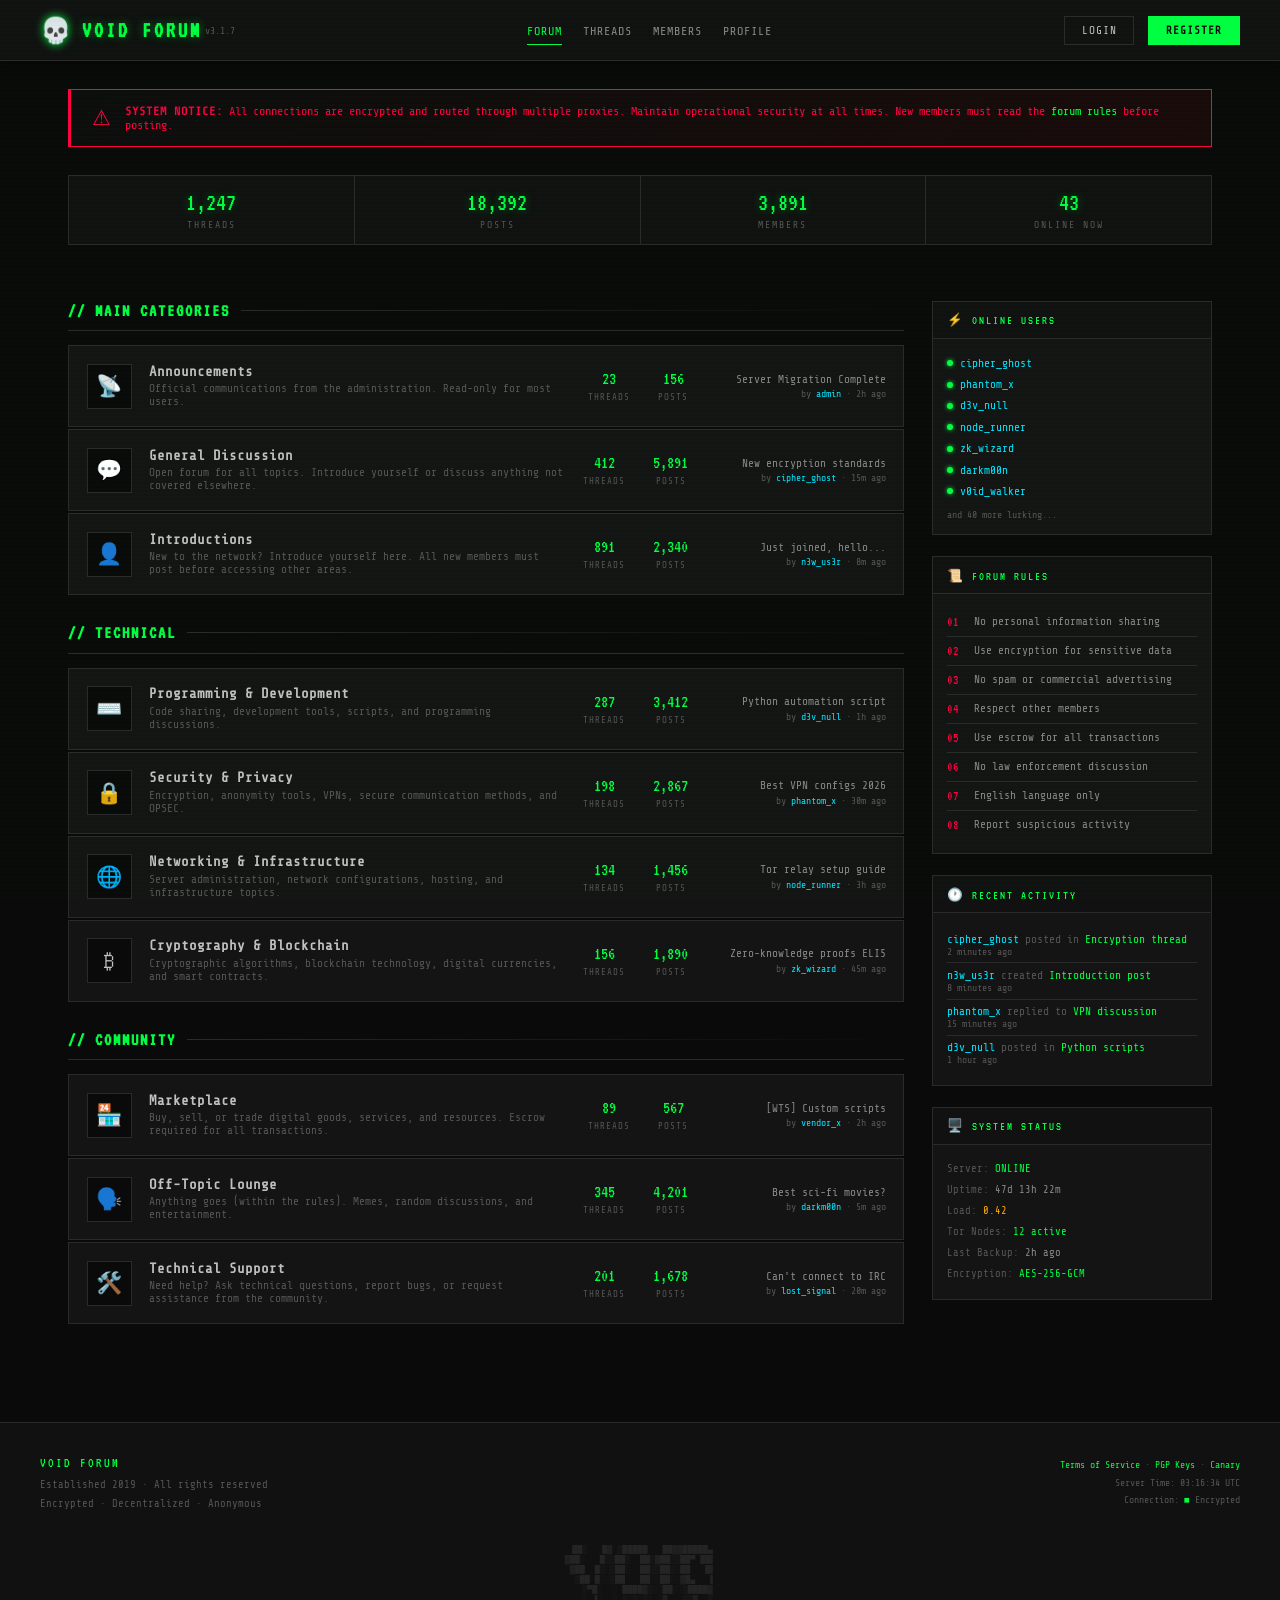
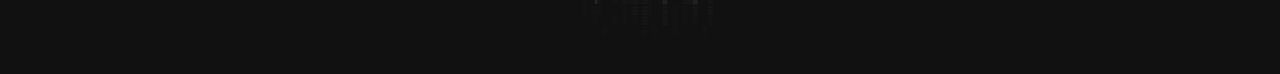
<file: index.html>
<!DOCTYPE html>
<html lang="en">
<head>
  <meta charset="UTF-8">
  <meta name="viewport" content="width=device-width, initial-scale=1.0">
  <title>VOID FORUM :: Underground Network</title>
  <link rel="stylesheet" href="css/style.css">
  <link rel="icon" href="data:image/svg+xml,<svg xmlns='http://www.w3.org/2000/svg' viewBox='0 0 100 100'><text y='.9em' font-size='90'>💀</text></svg>">
</head>
<body>

  <!-- NAVBAR -->
  <nav class="navbar">
    <div class="navbar-inner">
      <a href="index.html" class="navbar-brand">
        <span class="skull">💀</span>
        <h1>VOID FORUM</h1>
        <span class="version">v3.1.7</span>
      </a>
      <ul class="navbar-links" id="navLinks">
        <li><a href="index.html" class="active">Forum</a></li>
        <li><a href="category.html">Threads</a></li>
        <li><a href="members.html">Members</a></li>
        <li><a href="profile.html">Profile</a></li>
      </ul>
      <div class="navbar-auth" id="authButtons">
        <a href="login.html" class="btn">Login</a>
        <a href="register.html" class="btn btn-primary">Register</a>
      </div>
      <button class="hamburger" id="hamburger" onclick="toggleNav()">☰</button>
    </div>
  </nav>

  <!-- BANNER -->
  <div class="main-container" style="display:block; margin-bottom:0; padding-bottom:0;">
    <div class="banner">
      <span class="banner-icon">⚠</span>
      <div class="banner-text">
        <strong>System Notice:</strong> All connections are encrypted and routed through multiple proxies. Maintain operational security at all times. New members must read the <a href="#rules">forum rules</a> before posting.
      </div>
    </div>
  </div>

  <!-- STATS BAR -->
  <div class="main-container" style="display:block; padding-top:0; padding-bottom:0;">
    <div class="stats-bar">
      <div class="stat-item">
        <div class="stat-value" id="totalThreads">1,247</div>
        <div class="stat-label">Threads</div>
      </div>
      <div class="stat-item">
        <div class="stat-value" id="totalPosts">18,392</div>
        <div class="stat-label">Posts</div>
      </div>
      <div class="stat-item">
        <div class="stat-value" id="totalMembers">3,891</div>
        <div class="stat-label">Members</div>
      </div>
      <div class="stat-item">
        <div class="stat-value" id="onlineNow">47</div>
        <div class="stat-label">Online Now</div>
      </div>
    </div>
  </div>

  <!-- MAIN CONTENT -->
  <div class="main-container">
    <div class="content-area">

      <!-- CATEGORY GROUP: MAIN -->
      <div class="category-group">
        <div class="section-header">
          <h2>// Main Categories</h2>
          <span class="line"></span>
        </div>

        <div class="category-card" onclick="location.href='category.html?cat=announcements'">
          <div class="category-icon">📡</div>
          <div class="category-info">
            <h3><a href="category.html?cat=announcements">Announcements</a></h3>
            <p>Official communications from the administration. Read-only for most users.</p>
          </div>
          <div class="category-stats">
            <div><span class="count">23</span><span class="label">Threads</span></div>
            <div><span class="count">156</span><span class="label">Posts</span></div>
          </div>
          <div class="category-latest">
            <div class="latest-title">Server Migration Complete</div>
            <div class="latest-meta">by <span style="color:var(--accent-cyan)">admin</span> · 2h ago</div>
          </div>
        </div>

        <div class="category-card" onclick="location.href='category.html?cat=general'">
          <div class="category-icon">💬</div>
          <div class="category-info">
            <h3><a href="category.html?cat=general">General Discussion</a></h3>
            <p>Open forum for all topics. Introduce yourself or discuss anything not covered elsewhere.</p>
          </div>
          <div class="category-stats">
            <div><span class="count">412</span><span class="label">Threads</span></div>
            <div><span class="count">5,891</span><span class="label">Posts</span></div>
          </div>
          <div class="category-latest">
            <div class="latest-title">New encryption standards</div>
            <div class="latest-meta">by <span style="color:var(--accent-cyan)">cipher_ghost</span> · 15m ago</div>
          </div>
        </div>

        <div class="category-card" onclick="location.href='category.html?cat=introductions'">
          <div class="category-icon">👤</div>
          <div class="category-info">
            <h3><a href="category.html?cat=introductions">Introductions</a></h3>
            <p>New to the network? Introduce yourself here. All new members must post before accessing other areas.</p>
          </div>
          <div class="category-stats">
            <div><span class="count">891</span><span class="label">Threads</span></div>
            <div><span class="count">2,340</span><span class="label">Posts</span></div>
          </div>
          <div class="category-latest">
            <div class="latest-title">Just joined, hello...</div>
            <div class="latest-meta">by <span style="color:var(--accent-cyan)">n3w_us3r</span> · 8m ago</div>
          </div>
        </div>
      </div>

      <!-- CATEGORY GROUP: TECHNICAL -->
      <div class="category-group">
        <div class="section-header">
          <h2>// Technical</h2>
          <span class="line"></span>
        </div>

        <div class="category-card" onclick="location.href='category.html?cat=programming'">
          <div class="category-icon">⌨️</div>
          <div class="category-info">
            <h3><a href="category.html?cat=programming">Programming & Development</a></h3>
            <p>Code sharing, development tools, scripts, and programming discussions.</p>
          </div>
          <div class="category-stats">
            <div><span class="count">287</span><span class="label">Threads</span></div>
            <div><span class="count">3,412</span><span class="label">Posts</span></div>
          </div>
          <div class="category-latest">
            <div class="latest-title">Python automation script</div>
            <div class="latest-meta">by <span style="color:var(--accent-cyan)">d3v_null</span> · 1h ago</div>
          </div>
        </div>

        <div class="category-card" onclick="location.href='category.html?cat=security'">
          <div class="category-icon">🔒</div>
          <div class="category-info">
            <h3><a href="category.html?cat=security">Security & Privacy</a></h3>
            <p>Encryption, anonymity tools, VPNs, secure communication methods, and OPSEC.</p>
          </div>
          <div class="category-stats">
            <div><span class="count">198</span><span class="label">Threads</span></div>
            <div><span class="count">2,867</span><span class="label">Posts</span></div>
          </div>
          <div class="category-latest">
            <div class="latest-title">Best VPN configs 2026</div>
            <div class="latest-meta">by <span style="color:var(--accent-cyan)">phantom_x</span> · 30m ago</div>
          </div>
        </div>

        <div class="category-card" onclick="location.href='category.html?cat=networking'">
          <div class="category-icon">🌐</div>
          <div class="category-info">
            <h3><a href="category.html?cat=networking">Networking & Infrastructure</a></h3>
            <p>Server administration, network configurations, hosting, and infrastructure topics.</p>
          </div>
          <div class="category-stats">
            <div><span class="count">134</span><span class="label">Threads</span></div>
            <div><span class="count">1,456</span><span class="label">Posts</span></div>
          </div>
          <div class="category-latest">
            <div class="latest-title">Tor relay setup guide</div>
            <div class="latest-meta">by <span style="color:var(--accent-cyan)">node_runner</span> · 3h ago</div>
          </div>
        </div>

        <div class="category-card" onclick="location.href='category.html?cat=crypto'">
          <div class="category-icon">₿</div>
          <div class="category-info">
            <h3><a href="category.html?cat=crypto">Cryptography & Blockchain</a></h3>
            <p>Cryptographic algorithms, blockchain technology, digital currencies, and smart contracts.</p>
          </div>
          <div class="category-stats">
            <div><span class="count">156</span><span class="label">Threads</span></div>
            <div><span class="count">1,890</span><span class="label">Posts</span></div>
          </div>
          <div class="category-latest">
            <div class="latest-title">Zero-knowledge proofs ELI5</div>
            <div class="latest-meta">by <span style="color:var(--accent-cyan)">zk_wizard</span> · 45m ago</div>
          </div>
        </div>
      </div>

      <!-- CATEGORY GROUP: COMMUNITY -->
      <div class="category-group">
        <div class="section-header">
          <h2>// Community</h2>
          <span class="line"></span>
        </div>

        <div class="category-card" onclick="location.href='category.html?cat=marketplace'">
          <div class="category-icon">🏪</div>
          <div class="category-info">
            <h3><a href="category.html?cat=marketplace">Marketplace</a></h3>
            <p>Buy, sell, or trade digital goods, services, and resources. Escrow required for all transactions.</p>
          </div>
          <div class="category-stats">
            <div><span class="count">89</span><span class="label">Threads</span></div>
            <div><span class="count">567</span><span class="label">Posts</span></div>
          </div>
          <div class="category-latest">
            <div class="latest-title">[WTS] Custom scripts</div>
            <div class="latest-meta">by <span style="color:var(--accent-cyan)">vendor_x</span> · 2h ago</div>
          </div>
        </div>

        <div class="category-card" onclick="location.href='category.html?cat=offtopic'">
          <div class="category-icon">🗣️</div>
          <div class="category-info">
            <h3><a href="category.html?cat=offtopic">Off-Topic Lounge</a></h3>
            <p>Anything goes (within the rules). Memes, random discussions, and entertainment.</p>
          </div>
          <div class="category-stats">
            <div><span class="count">345</span><span class="label">Threads</span></div>
            <div><span class="count">4,201</span><span class="label">Posts</span></div>
          </div>
          <div class="category-latest">
            <div class="latest-title">Best sci-fi movies?</div>
            <div class="latest-meta">by <span style="color:var(--accent-cyan)">darkm00n</span> · 5m ago</div>
          </div>
        </div>

        <div class="category-card" onclick="location.href='category.html?cat=support'">
          <div class="category-icon">🛠️</div>
          <div class="category-info">
            <h3><a href="category.html?cat=support">Technical Support</a></h3>
            <p>Need help? Ask technical questions, report bugs, or request assistance from the community.</p>
          </div>
          <div class="category-stats">
            <div><span class="count">201</span><span class="label">Threads</span></div>
            <div><span class="count">1,678</span><span class="label">Posts</span></div>
          </div>
          <div class="category-latest">
            <div class="latest-title">Can't connect to IRC</div>
            <div class="latest-meta">by <span style="color:var(--accent-cyan)">lost_signal</span> · 20m ago</div>
          </div>
        </div>
      </div>

    </div>

    <!-- SIDEBAR -->
    <aside class="sidebar">

      <!-- ONLINE USERS -->
      <div class="sidebar-widget">
        <div class="sidebar-widget-header">⚡ Online Users</div>
        <div class="sidebar-widget-body">
          <div class="online-user"><span class="online-dot"></span> <span class="username">cipher_ghost</span></div>
          <div class="online-user"><span class="online-dot"></span> <span class="username">phantom_x</span></div>
          <div class="online-user"><span class="online-dot"></span> <span class="username">d3v_null</span></div>
          <div class="online-user"><span class="online-dot"></span> <span class="username">node_runner</span></div>
          <div class="online-user"><span class="online-dot"></span> <span class="username">zk_wizard</span></div>
          <div class="online-user"><span class="online-dot"></span> <span class="username">darkm00n</span></div>
          <div class="online-user"><span class="online-dot"></span> <span class="username">v0id_walker</span></div>
          <div style="font-size:0.7rem; color:var(--text-muted); margin-top:0.5rem;">
            and 40 more lurking...
          </div>
        </div>
      </div>

      <!-- RULES -->
      <div class="sidebar-widget" id="rules">
        <div class="sidebar-widget-header">📜 Forum Rules</div>
        <div class="sidebar-widget-body">
          <ul class="sidebar-rules">
            <li><span class="rule-num">01</span> No personal information sharing</li>
            <li><span class="rule-num">02</span> Use encryption for sensitive data</li>
            <li><span class="rule-num">03</span> No spam or commercial advertising</li>
            <li><span class="rule-num">04</span> Respect other members</li>
            <li><span class="rule-num">05</span> Use escrow for all transactions</li>
            <li><span class="rule-num">06</span> No law enforcement discussion</li>
            <li><span class="rule-num">07</span> English language only</li>
            <li><span class="rule-num">08</span> Report suspicious activity</li>
          </ul>
        </div>
      </div>

      <!-- RECENT ACTIVITY -->
      <div class="sidebar-widget">
        <div class="sidebar-widget-header">🕐 Recent Activity</div>
        <div class="sidebar-widget-body" style="font-size:0.8rem;">
          <div style="padding:0.4rem 0; border-bottom:1px solid var(--border-color);">
            <span style="color:var(--accent-cyan)">cipher_ghost</span>
            <span style="color:var(--text-muted)"> posted in </span>
            <a href="thread.html">Encryption thread</a>
            <div style="color:var(--text-muted); font-size:0.7rem;">2 minutes ago</div>
          </div>
          <div style="padding:0.4rem 0; border-bottom:1px solid var(--border-color);">
            <span style="color:var(--accent-cyan)">n3w_us3r</span>
            <span style="color:var(--text-muted)"> created </span>
            <a href="thread.html">Introduction post</a>
            <div style="color:var(--text-muted); font-size:0.7rem;">8 minutes ago</div>
          </div>
          <div style="padding:0.4rem 0; border-bottom:1px solid var(--border-color);">
            <span style="color:var(--accent-cyan)">phantom_x</span>
            <span style="color:var(--text-muted)"> replied to </span>
            <a href="thread.html">VPN discussion</a>
            <div style="color:var(--text-muted); font-size:0.7rem;">15 minutes ago</div>
          </div>
          <div style="padding:0.4rem 0;">
            <span style="color:var(--accent-cyan)">d3v_null</span>
            <span style="color:var(--text-muted)"> posted in </span>
            <a href="thread.html">Python scripts</a>
            <div style="color:var(--text-muted); font-size:0.7rem;">1 hour ago</div>
          </div>
        </div>
      </div>

      <!-- SYSTEM INFO -->
      <div class="sidebar-widget">
        <div class="sidebar-widget-header">🖥️ System Status</div>
        <div class="sidebar-widget-body" style="font-size:0.75rem; color:var(--text-muted); line-height:2;">
          <div>Server: <span style="color:var(--accent-green)">ONLINE</span></div>
          <div>Uptime: <span style="color:var(--text-secondary)" id="uptime">47d 13h 22m</span></div>
          <div>Load: <span style="color:var(--accent-amber)">0.42</span></div>
          <div>Tor Nodes: <span style="color:var(--accent-green)">12 active</span></div>
          <div>Last Backup: <span style="color:var(--text-secondary)">2h ago</span></div>
          <div>Encryption: <span style="color:var(--accent-green)">AES-256-GCM</span></div>
        </div>
      </div>

    </aside>
  </div>

  <!-- FOOTER -->
  <footer class="footer">
    <div class="footer-inner">
      <div class="footer-left">
        <div class="brand">VOID FORUM</div>
        <div>Established 2019 · All rights reserved</div>
        <div>Encrypted · Decentralized · Anonymous</div>
      </div>
      <div class="footer-right">
        <div><a href="#">Terms of Service</a> · <a href="#">PGP Keys</a> · <a href="#">Canary</a></div>
        <div>Server Time: <span id="serverTime">--:--:--</span> UTC</div>
        <div style="color:var(--text-muted);">Connection: <span style="color:var(--accent-green);">■</span> Encrypted</div>
      </div>
    </div>
    <div class="footer-ascii">
 ██▒   █▓ ▒█████   ██▓▓█████▄
▓██░   █▒▒██▒  ██▒▓██▒▒██▀ ██▌
 ▓██  █▒░▒██░  ██▒▒██▒░██   █▌
  ▒██ █░░▒██   ██░░██░░▓█▄   ▌
   ▒▀█░  ░ ████▓▒░░██░░▒████▓
   ░ ▐░  ░ ▒░▒░▒░ ░▓   ▒▒▓  ▒
   ░ ░░    ░ ▒ ▒░  ▒ ░ ░ ▒  ▒
     ░   ░ ░ ░ ▒   ▒ ░ ░ ░  ░
      ░       ░ ░   ░     ░
    </div>
  </footer>

  <script src="js/app.js"></script>
</body>
</html>
</file>
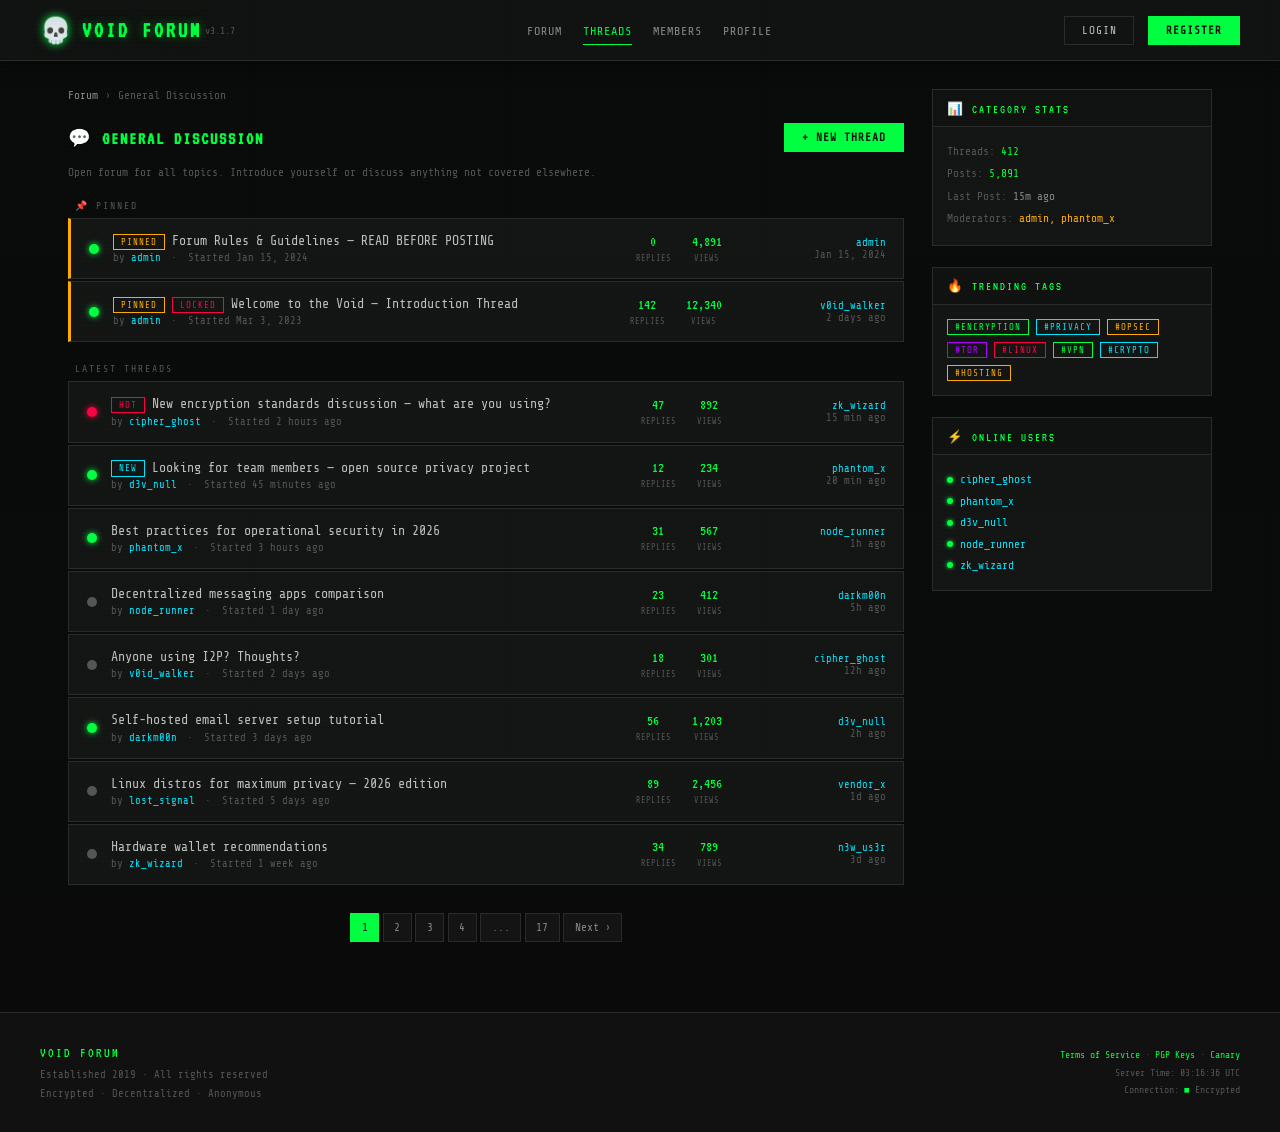
<file: category.html>
<!DOCTYPE html>
<html lang="en">
<head>
  <meta charset="UTF-8">
  <meta name="viewport" content="width=device-width, initial-scale=1.0">
  <title>VOID FORUM :: General Discussion</title>
  <link rel="stylesheet" href="css/style.css">
  <link rel="icon" href="data:image/svg+xml,<svg xmlns='http://www.w3.org/2000/svg' viewBox='0 0 100 100'><text y='.9em' font-size='90'>💀</text></svg>">
</head>
<body>

  <!-- NAVBAR -->
  <nav class="navbar">
    <div class="navbar-inner">
      <a href="index.html" class="navbar-brand">
        <span class="skull">💀</span>
        <h1>VOID FORUM</h1>
        <span class="version">v3.1.7</span>
      </a>
      <ul class="navbar-links" id="navLinks">
        <li><a href="index.html">Forum</a></li>
        <li><a href="category.html" class="active">Threads</a></li>
        <li><a href="members.html">Members</a></li>
        <li><a href="profile.html">Profile</a></li>
      </ul>
      <div class="navbar-auth" id="authButtons">
        <a href="login.html" class="btn">Login</a>
        <a href="register.html" class="btn btn-primary">Register</a>
      </div>
      <button class="hamburger" id="hamburger" onclick="toggleNav()">☰</button>
    </div>
  </nav>

  <div class="main-container">
    <div class="content-area">

      <!-- BREADCRUMB -->
      <div class="breadcrumb">
        <a href="index.html">Forum</a>
        <span class="sep">›</span>
        <span>General Discussion</span>
      </div>

      <!-- THREAD LIST HEADER -->
      <div class="thread-list-header">
        <div class="section-header" style="flex:1; margin-bottom:0; padding-bottom:0; border-bottom:none;">
          <h2>💬 General Discussion</h2>
        </div>
        <a href="new-thread.html" class="btn btn-primary">+ New Thread</a>
      </div>

      <p style="color:var(--text-muted); font-size:0.8rem; margin-bottom:1.5rem;">Open forum for all topics. Introduce yourself or discuss anything not covered elsewhere.</p>

      <!-- PINNED THREADS -->
      <div style="font-size:0.7rem; color:var(--text-muted); text-transform:uppercase; letter-spacing:2px; margin-bottom:0.5rem; padding-left:0.5rem;">📌 Pinned</div>

      <div class="thread-item pinned">
        <div class="thread-status"></div>
        <div class="thread-info">
          <div class="thread-title">
            <span class="thread-tag tag-pinned">Pinned</span>
            <a href="thread.html">Forum Rules & Guidelines — READ BEFORE POSTING</a>
          </div>
          <div class="thread-meta">
            <span>by <span style="color:var(--accent-cyan)">admin</span></span>
            <span>·</span>
            <span>Started Jan 15, 2024</span>
          </div>
        </div>
        <div class="thread-counts">
          <div><span class="count">0</span><span class="label">Replies</span></div>
          <div><span class="count">4,891</span><span class="label">Views</span></div>
        </div>
        <div class="thread-last-post">
          <div class="author">admin</div>
          <div>Jan 15, 2024</div>
        </div>
      </div>

      <div class="thread-item pinned">
        <div class="thread-status"></div>
        <div class="thread-info">
          <div class="thread-title">
            <span class="thread-tag tag-pinned">Pinned</span>
            <span class="thread-tag tag-locked">Locked</span>
            <a href="thread.html">Welcome to the Void — Introduction Thread</a>
          </div>
          <div class="thread-meta">
            <span>by <span style="color:var(--accent-cyan)">admin</span></span>
            <span>·</span>
            <span>Started Mar 3, 2023</span>
          </div>
        </div>
        <div class="thread-counts">
          <div><span class="count">142</span><span class="label">Replies</span></div>
          <div><span class="count">12,340</span><span class="label">Views</span></div>
        </div>
        <div class="thread-last-post">
          <div class="author">v0id_walker</div>
          <div>2 days ago</div>
        </div>
      </div>

      <!-- REGULAR THREADS -->
      <div style="font-size:0.7rem; color:var(--text-muted); text-transform:uppercase; letter-spacing:2px; margin: 1.5rem 0 0.5rem; padding-left:0.5rem;">Latest Threads</div>

      <div class="thread-item">
        <div class="thread-status hot"></div>
        <div class="thread-info">
          <div class="thread-title">
            <span class="thread-tag tag-hot">Hot</span>
            <a href="thread.html">New encryption standards discussion — what are you using?</a>
          </div>
          <div class="thread-meta">
            <span>by <span style="color:var(--accent-cyan)">cipher_ghost</span></span>
            <span>·</span>
            <span>Started 2 hours ago</span>
          </div>
        </div>
        <div class="thread-counts">
          <div><span class="count">47</span><span class="label">Replies</span></div>
          <div><span class="count">892</span><span class="label">Views</span></div>
        </div>
        <div class="thread-last-post">
          <div class="author">zk_wizard</div>
          <div>15 min ago</div>
        </div>
      </div>

      <div class="thread-item">
        <div class="thread-status"></div>
        <div class="thread-info">
          <div class="thread-title">
            <span class="thread-tag tag-new">New</span>
            <a href="thread.html">Looking for team members — open source privacy project</a>
          </div>
          <div class="thread-meta">
            <span>by <span style="color:var(--accent-cyan)">d3v_null</span></span>
            <span>·</span>
            <span>Started 45 minutes ago</span>
          </div>
        </div>
        <div class="thread-counts">
          <div><span class="count">12</span><span class="label">Replies</span></div>
          <div><span class="count">234</span><span class="label">Views</span></div>
        </div>
        <div class="thread-last-post">
          <div class="author">phantom_x</div>
          <div>20 min ago</div>
        </div>
      </div>

      <div class="thread-item">
        <div class="thread-status"></div>
        <div class="thread-info">
          <div class="thread-title">
            <a href="thread.html">Best practices for operational security in 2026</a>
          </div>
          <div class="thread-meta">
            <span>by <span style="color:var(--accent-cyan)">phantom_x</span></span>
            <span>·</span>
            <span>Started 3 hours ago</span>
          </div>
        </div>
        <div class="thread-counts">
          <div><span class="count">31</span><span class="label">Replies</span></div>
          <div><span class="count">567</span><span class="label">Views</span></div>
        </div>
        <div class="thread-last-post">
          <div class="author">node_runner</div>
          <div>1h ago</div>
        </div>
      </div>

      <div class="thread-item">
        <div class="thread-status cold"></div>
        <div class="thread-info">
          <div class="thread-title">
            <a href="thread.html">Decentralized messaging apps comparison</a>
          </div>
          <div class="thread-meta">
            <span>by <span style="color:var(--accent-cyan)">node_runner</span></span>
            <span>·</span>
            <span>Started 1 day ago</span>
          </div>
        </div>
        <div class="thread-counts">
          <div><span class="count">23</span><span class="label">Replies</span></div>
          <div><span class="count">412</span><span class="label">Views</span></div>
        </div>
        <div class="thread-last-post">
          <div class="author">darkm00n</div>
          <div>5h ago</div>
        </div>
      </div>

      <div class="thread-item">
        <div class="thread-status cold"></div>
        <div class="thread-info">
          <div class="thread-title">
            <a href="thread.html">Anyone using I2P? Thoughts?</a>
          </div>
          <div class="thread-meta">
            <span>by <span style="color:var(--accent-cyan)">v0id_walker</span></span>
            <span>·</span>
            <span>Started 2 days ago</span>
          </div>
        </div>
        <div class="thread-counts">
          <div><span class="count">18</span><span class="label">Replies</span></div>
          <div><span class="count">301</span><span class="label">Views</span></div>
        </div>
        <div class="thread-last-post">
          <div class="author">cipher_ghost</div>
          <div>12h ago</div>
        </div>
      </div>

      <div class="thread-item">
        <div class="thread-status"></div>
        <div class="thread-info">
          <div class="thread-title">
            <a href="thread.html">Self-hosted email server setup tutorial</a>
          </div>
          <div class="thread-meta">
            <span>by <span style="color:var(--accent-cyan)">darkm00n</span></span>
            <span>·</span>
            <span>Started 3 days ago</span>
          </div>
        </div>
        <div class="thread-counts">
          <div><span class="count">56</span><span class="label">Replies</span></div>
          <div><span class="count">1,203</span><span class="label">Views</span></div>
        </div>
        <div class="thread-last-post">
          <div class="author">d3v_null</div>
          <div>2h ago</div>
        </div>
      </div>

      <div class="thread-item">
        <div class="thread-status cold"></div>
        <div class="thread-info">
          <div class="thread-title">
            <a href="thread.html">Linux distros for maximum privacy — 2026 edition</a>
          </div>
          <div class="thread-meta">
            <span>by <span style="color:var(--accent-cyan)">lost_signal</span></span>
            <span>·</span>
            <span>Started 5 days ago</span>
          </div>
        </div>
        <div class="thread-counts">
          <div><span class="count">89</span><span class="label">Replies</span></div>
          <div><span class="count">2,456</span><span class="label">Views</span></div>
        </div>
        <div class="thread-last-post">
          <div class="author">vendor_x</div>
          <div>1d ago</div>
        </div>
      </div>

      <div class="thread-item">
        <div class="thread-status cold"></div>
        <div class="thread-info">
          <div class="thread-title">
            <a href="thread.html">Hardware wallet recommendations</a>
          </div>
          <div class="thread-meta">
            <span>by <span style="color:var(--accent-cyan)">zk_wizard</span></span>
            <span>·</span>
            <span>Started 1 week ago</span>
          </div>
        </div>
        <div class="thread-counts">
          <div><span class="count">34</span><span class="label">Replies</span></div>
          <div><span class="count">789</span><span class="label">Views</span></div>
        </div>
        <div class="thread-last-post">
          <div class="author">n3w_us3r</div>
          <div>3d ago</div>
        </div>
      </div>

      <!-- PAGINATION -->
      <div class="pagination">
        <span class="active">1</span>
        <a href="#">2</a>
        <a href="#">3</a>
        <a href="#">4</a>
        <a href="#">...</a>
        <a href="#">17</a>
        <a href="#">Next ›</a>
      </div>

    </div>

    <!-- SIDEBAR -->
    <aside class="sidebar">
      <div class="sidebar-widget">
        <div class="sidebar-widget-header">📊 Category Stats</div>
        <div class="sidebar-widget-body" style="font-size:0.8rem; color:var(--text-muted); line-height:2;">
          <div>Threads: <span style="color:var(--accent-green)">412</span></div>
          <div>Posts: <span style="color:var(--accent-green)">5,891</span></div>
          <div>Last Post: <span style="color:var(--text-secondary)">15m ago</span></div>
          <div>Moderators: <span style="color:var(--accent-amber)">admin, phantom_x</span></div>
        </div>
      </div>

      <div class="sidebar-widget">
        <div class="sidebar-widget-header">🔥 Trending Tags</div>
        <div class="sidebar-widget-body" style="display:flex; flex-wrap:wrap; gap:0.5rem;">
          <span class="thread-tag" style="color:var(--accent-green); border-color:var(--accent-green);">#encryption</span>
          <span class="thread-tag" style="color:var(--accent-cyan); border-color:var(--accent-cyan);">#privacy</span>
          <span class="thread-tag" style="color:var(--accent-amber); border-color:var(--accent-amber);">#opsec</span>
          <span class="thread-tag" style="color:var(--accent-purple); border-color:var(--accent-purple);">#tor</span>
          <span class="thread-tag" style="color:var(--accent-red); border-color:var(--accent-red);">#linux</span>
          <span class="thread-tag" style="color:var(--accent-green); border-color:var(--accent-green);">#vpn</span>
          <span class="thread-tag" style="color:var(--accent-cyan); border-color:var(--accent-cyan);">#crypto</span>
          <span class="thread-tag" style="color:var(--accent-amber); border-color:var(--accent-amber);">#hosting</span>
        </div>
      </div>

      <div class="sidebar-widget">
        <div class="sidebar-widget-header">⚡ Online Users</div>
        <div class="sidebar-widget-body">
          <div class="online-user"><span class="online-dot"></span> <span class="username">cipher_ghost</span></div>
          <div class="online-user"><span class="online-dot"></span> <span class="username">phantom_x</span></div>
          <div class="online-user"><span class="online-dot"></span> <span class="username">d3v_null</span></div>
          <div class="online-user"><span class="online-dot"></span> <span class="username">node_runner</span></div>
          <div class="online-user"><span class="online-dot"></span> <span class="username">zk_wizard</span></div>
        </div>
      </div>
    </aside>
  </div>

  <!-- FOOTER -->
  <footer class="footer">
    <div class="footer-inner">
      <div class="footer-left">
        <div class="brand">VOID FORUM</div>
        <div>Established 2019 · All rights reserved</div>
        <div>Encrypted · Decentralized · Anonymous</div>
      </div>
      <div class="footer-right">
        <div><a href="#">Terms of Service</a> · <a href="#">PGP Keys</a> · <a href="#">Canary</a></div>
        <div>Server Time: <span id="serverTime">--:--:--</span> UTC</div>
        <div style="color:var(--text-muted);">Connection: <span style="color:var(--accent-green);">■</span> Encrypted</div>
      </div>
    </div>
  </footer>

  <script src="js/app.js"></script>
</body>
</html>
</file>
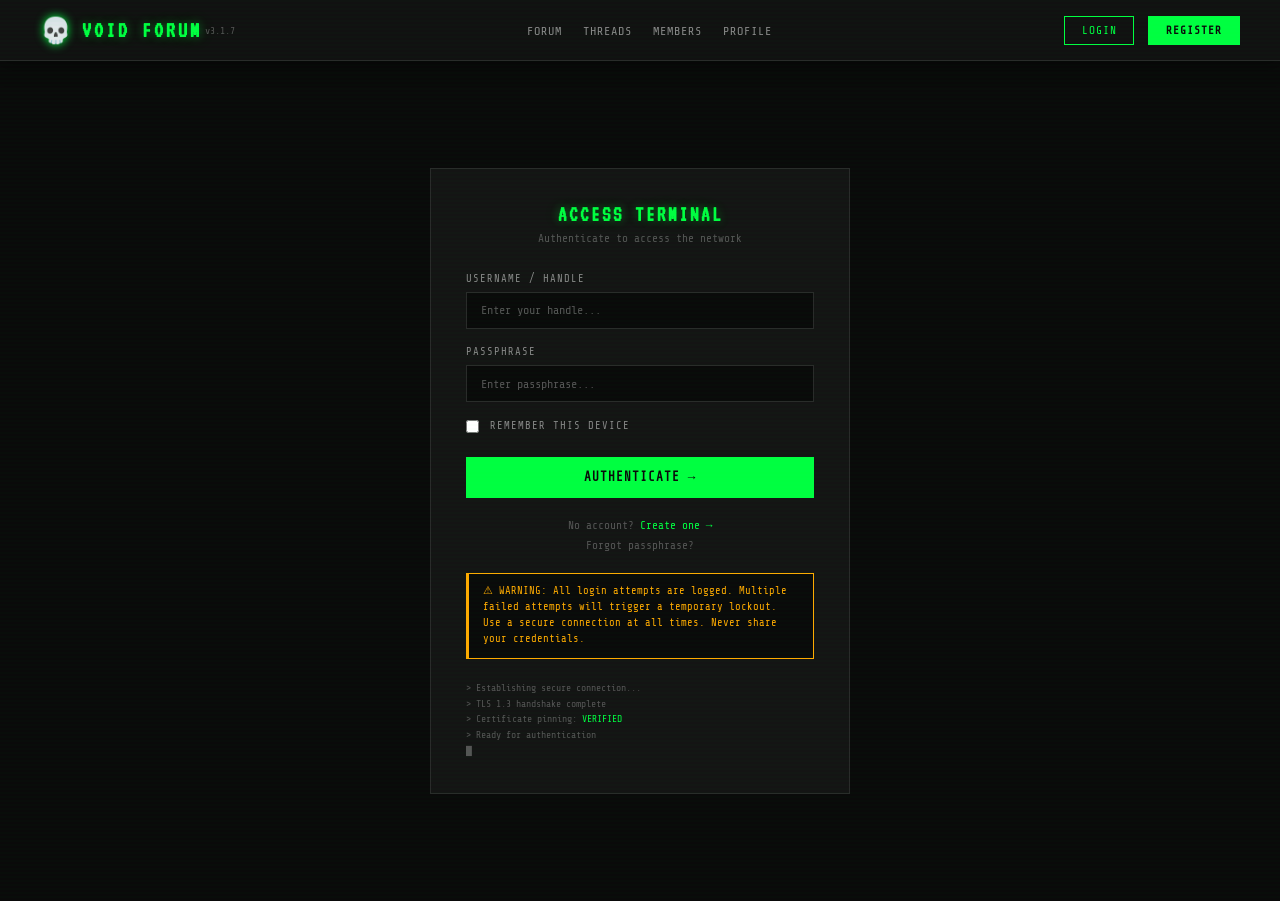
<file: login.html>
<!DOCTYPE html>
<html lang="en">
<head>
  <meta charset="UTF-8">
  <meta name="viewport" content="width=device-width, initial-scale=1.0">
  <title>VOID FORUM :: Access Terminal</title>
  <link rel="stylesheet" href="css/style.css">
  <link rel="icon" href="data:image/svg+xml,<svg xmlns='http://www.w3.org/2000/svg' viewBox='0 0 100 100'><text y='.9em' font-size='90'>💀</text></svg>">
</head>
<body>

  <!-- NAVBAR -->
  <nav class="navbar">
    <div class="navbar-inner">
      <a href="index.html" class="navbar-brand">
        <span class="skull">💀</span>
        <h1>VOID FORUM</h1>
        <span class="version">v3.1.7</span>
      </a>
      <ul class="navbar-links" id="navLinks">
        <li><a href="index.html">Forum</a></li>
        <li><a href="category.html">Threads</a></li>
        <li><a href="members.html">Members</a></li>
        <li><a href="profile.html">Profile</a></li>
      </ul>
      <div class="navbar-auth" id="authButtons">
        <a href="login.html" class="btn" style="border-color:var(--accent-green); color:var(--accent-green);">Login</a>
        <a href="register.html" class="btn btn-primary">Register</a>
      </div>
      <button class="hamburger" id="hamburger" onclick="toggleNav()">☰</button>
    </div>
  </nav>

  <div class="auth-container">
    <div class="auth-box">
      <h2>Access Terminal</h2>
      <p class="auth-subtitle">Authenticate to access the network</p>

      <form onsubmit="handleLogin(event)">
        <div class="form-group">
          <label for="username">Username / Handle</label>
          <input type="text" id="username" placeholder="Enter your handle..." autocomplete="off" required>
        </div>

        <div class="form-group">
          <label for="password">Passphrase</label>
          <input type="password" id="password" placeholder="Enter passphrase..." required>
        </div>

        <div class="form-group" style="display:flex; align-items:center; gap:0.75rem;">
          <input type="checkbox" id="remember" style="width:auto; accent-color:var(--accent-green);">
          <label for="remember" style="margin-bottom:0; cursor:pointer;">Remember this device</label>
        </div>

        <button type="submit" class="btn btn-primary">Authenticate →</button>
      </form>

      <div id="loginError" style="display:none; margin-top:1rem; padding:0.75rem; border:1px solid var(--accent-red); color:var(--accent-red); font-size:0.8rem; text-align:center;"></div>

      <div id="loginSuccess" style="display:none; margin-top:1rem; padding:0.75rem; border:1px solid var(--accent-green); color:var(--accent-green); font-size:0.8rem; text-align:center;"></div>

      <div class="auth-links">
        <p>No account? <a href="register.html">Create one →</a></p>
        <p style="margin-top:0.5rem;"><a href="#" style="color:var(--text-muted);">Forgot passphrase?</a></p>
      </div>

      <div class="auth-warning">
        ⚠ WARNING: All login attempts are logged. Multiple failed attempts will trigger a temporary lockout. Use a secure connection at all times. Never share your credentials.
      </div>

      <!-- Terminal-style decoration -->
      <div style="margin-top:1.5rem; font-size:0.7rem; color:var(--text-muted); font-family:var(--font-mono); line-height:1.6;">
        <div>> Establishing secure connection...</div>
        <div>> TLS 1.3 handshake complete</div>
        <div>> Certificate pinning: <span style="color:var(--accent-green)">VERIFIED</span></div>
        <div>> Ready for authentication</div>
        <div style="animation: pulse 1s ease-in-out infinite;">█</div>
      </div>
    </div>
  </div>

  <script src="js/app.js"></script>
</body>
</html>
</file>
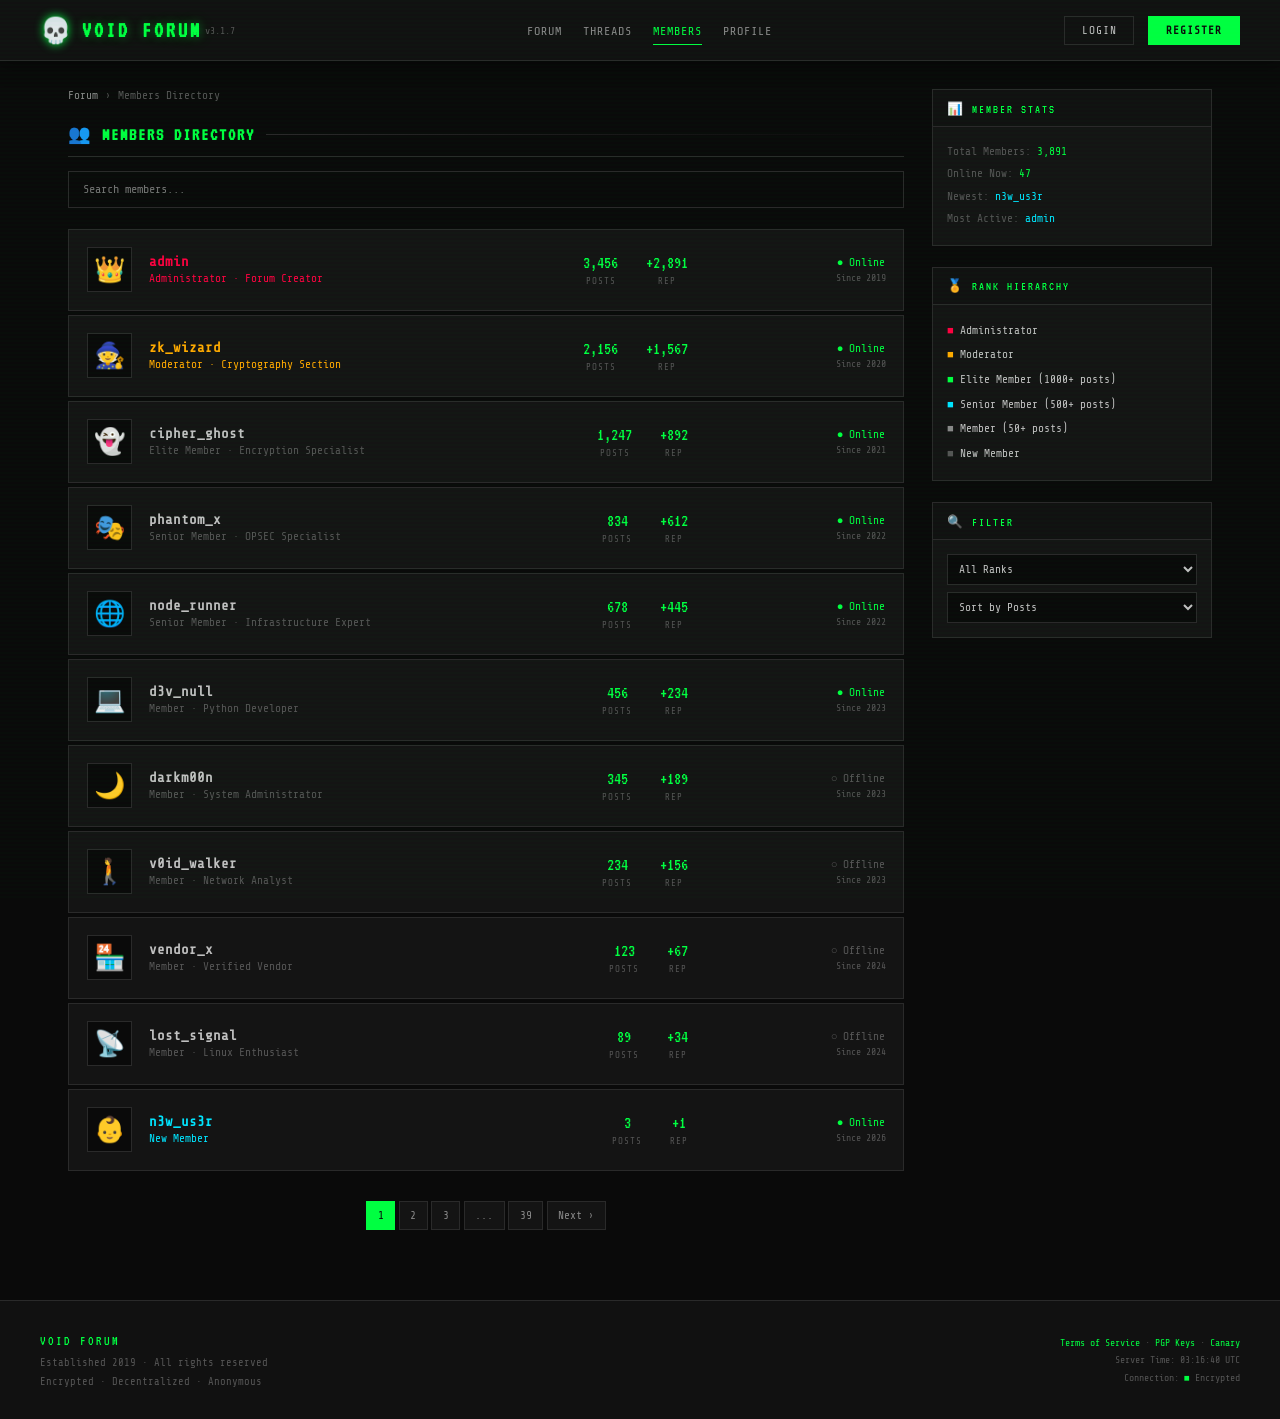
<file: members.html>
<!DOCTYPE html>
<html lang="en">
<head>
  <meta charset="UTF-8">
  <meta name="viewport" content="width=device-width, initial-scale=1.0">
  <title>VOID FORUM :: Members Directory</title>
  <link rel="stylesheet" href="css/style.css">
  <link rel="icon" href="data:image/svg+xml,<svg xmlns='http://www.w3.org/2000/svg' viewBox='0 0 100 100'><text y='.9em' font-size='90'>💀</text></svg>">
</head>
<body>

  <!-- NAVBAR -->
  <nav class="navbar">
    <div class="navbar-inner">
      <a href="index.html" class="navbar-brand">
        <span class="skull">💀</span>
        <h1>VOID FORUM</h1>
        <span class="version">v3.1.7</span>
      </a>
      <ul class="navbar-links" id="navLinks">
        <li><a href="index.html">Forum</a></li>
        <li><a href="category.html">Threads</a></li>
        <li><a href="members.html" class="active">Members</a></li>
        <li><a href="profile.html">Profile</a></li>
      </ul>
      <div class="navbar-auth" id="authButtons">
        <a href="login.html" class="btn">Login</a>
        <a href="register.html" class="btn btn-primary">Register</a>
      </div>
      <button class="hamburger" id="hamburger" onclick="toggleNav()">☰</button>
    </div>
  </nav>

  <div class="main-container">
    <div class="content-area">

      <!-- BREADCRUMB -->
      <div class="breadcrumb">
        <a href="index.html">Forum</a>
        <span class="sep">›</span>
        <span>Members Directory</span>
      </div>

      <div class="section-header">
        <h2>👥 Members Directory</h2>
        <span class="line"></span>
      </div>

      <!-- SEARCH -->
      <div style="margin-bottom:1.5rem;">
        <input type="text" placeholder="Search members..." style="width:100%; padding:0.75rem 1rem; background:var(--bg-primary); border:1px solid var(--border-color); color:var(--text-primary); font-family:var(--font-mono); font-size:0.85rem; outline:none;" onfocus="this.style.borderColor='var(--accent-green)'" onblur="this.style.borderColor='var(--border-color)'">
      </div>

      <!-- MEMBER CARDS -->
      <div style="display:grid; gap:2px;">

        <div class="category-card" onclick="location.href='profile.html'" style="cursor:pointer;">
          <div class="category-icon" style="font-size:1.8rem;">👑</div>
          <div class="category-info">
            <h3><a href="profile.html" style="color:var(--accent-red);">admin</a></h3>
            <p style="color:var(--accent-red);">Administrator · Forum Creator</p>
          </div>
          <div class="category-stats">
            <div><span class="count">3,456</span><span class="label">Posts</span></div>
            <div><span class="count" style="color:var(--accent-green);">+2,891</span><span class="label">Rep</span></div>
          </div>
          <div class="category-latest">
            <div class="latest-title" style="color:var(--accent-green);">● Online</div>
            <div class="latest-meta">Since 2019</div>
          </div>
        </div>

        <div class="category-card" onclick="location.href='profile.html'" style="cursor:pointer;">
          <div class="category-icon" style="font-size:1.8rem;">🧙</div>
          <div class="category-info">
            <h3><a href="profile.html" style="color:var(--accent-amber);">zk_wizard</a></h3>
            <p style="color:var(--accent-amber);">Moderator · Cryptography Section</p>
          </div>
          <div class="category-stats">
            <div><span class="count">2,156</span><span class="label">Posts</span></div>
            <div><span class="count" style="color:var(--accent-green);">+1,567</span><span class="label">Rep</span></div>
          </div>
          <div class="category-latest">
            <div class="latest-title" style="color:var(--accent-green);">● Online</div>
            <div class="latest-meta">Since 2020</div>
          </div>
        </div>

        <div class="category-card" onclick="location.href='profile.html'" style="cursor:pointer;">
          <div class="category-icon" style="font-size:1.8rem;">👻</div>
          <div class="category-info">
            <h3><a href="profile.html">cipher_ghost</a></h3>
            <p>Elite Member · Encryption Specialist</p>
          </div>
          <div class="category-stats">
            <div><span class="count">1,247</span><span class="label">Posts</span></div>
            <div><span class="count" style="color:var(--accent-green);">+892</span><span class="label">Rep</span></div>
          </div>
          <div class="category-latest">
            <div class="latest-title" style="color:var(--accent-green);">● Online</div>
            <div class="latest-meta">Since 2021</div>
          </div>
        </div>

        <div class="category-card" onclick="location.href='profile.html'" style="cursor:pointer;">
          <div class="category-icon" style="font-size:1.8rem;">🎭</div>
          <div class="category-info">
            <h3><a href="profile.html">phantom_x</a></h3>
            <p>Senior Member · OPSEC Specialist</p>
          </div>
          <div class="category-stats">
            <div><span class="count">834</span><span class="label">Posts</span></div>
            <div><span class="count" style="color:var(--accent-green);">+612</span><span class="label">Rep</span></div>
          </div>
          <div class="category-latest">
            <div class="latest-title" style="color:var(--accent-green);">● Online</div>
            <div class="latest-meta">Since 2022</div>
          </div>
        </div>

        <div class="category-card" onclick="location.href='profile.html'" style="cursor:pointer;">
          <div class="category-icon" style="font-size:1.8rem;">🌐</div>
          <div class="category-info">
            <h3><a href="profile.html">node_runner</a></h3>
            <p>Senior Member · Infrastructure Expert</p>
          </div>
          <div class="category-stats">
            <div><span class="count">678</span><span class="label">Posts</span></div>
            <div><span class="count" style="color:var(--accent-green);">+445</span><span class="label">Rep</span></div>
          </div>
          <div class="category-latest">
            <div class="latest-title" style="color:var(--accent-green);">● Online</div>
            <div class="latest-meta">Since 2022</div>
          </div>
        </div>

        <div class="category-card" onclick="location.href='profile.html'" style="cursor:pointer;">
          <div class="category-icon" style="font-size:1.8rem;">💻</div>
          <div class="category-info">
            <h3><a href="profile.html">d3v_null</a></h3>
            <p>Member · Python Developer</p>
          </div>
          <div class="category-stats">
            <div><span class="count">456</span><span class="label">Posts</span></div>
            <div><span class="count" style="color:var(--accent-green);">+234</span><span class="label">Rep</span></div>
          </div>
          <div class="category-latest">
            <div class="latest-title" style="color:var(--accent-green);">● Online</div>
            <div class="latest-meta">Since 2023</div>
          </div>
        </div>

        <div class="category-card" onclick="location.href='profile.html'" style="cursor:pointer;">
          <div class="category-icon" style="font-size:1.8rem;">🌙</div>
          <div class="category-info">
            <h3><a href="profile.html">darkm00n</a></h3>
            <p>Member · System Administrator</p>
          </div>
          <div class="category-stats">
            <div><span class="count">345</span><span class="label">Posts</span></div>
            <div><span class="count" style="color:var(--accent-green);">+189</span><span class="label">Rep</span></div>
          </div>
          <div class="category-latest">
            <div class="latest-title" style="color:var(--text-muted);">○ Offline</div>
            <div class="latest-meta">Since 2023</div>
          </div>
        </div>

        <div class="category-card" onclick="location.href='profile.html'" style="cursor:pointer;">
          <div class="category-icon" style="font-size:1.8rem;">🚶</div>
          <div class="category-info">
            <h3><a href="profile.html">v0id_walker</a></h3>
            <p>Member · Network Analyst</p>
          </div>
          <div class="category-stats">
            <div><span class="count">234</span><span class="label">Posts</span></div>
            <div><span class="count" style="color:var(--accent-green);">+156</span><span class="label">Rep</span></div>
          </div>
          <div class="category-latest">
            <div class="latest-title" style="color:var(--text-muted);">○ Offline</div>
            <div class="latest-meta">Since 2023</div>
          </div>
        </div>

        <div class="category-card" onclick="location.href='profile.html'" style="cursor:pointer;">
          <div class="category-icon" style="font-size:1.8rem;">🏪</div>
          <div class="category-info">
            <h3><a href="profile.html">vendor_x</a></h3>
            <p>Member · Verified Vendor</p>
          </div>
          <div class="category-stats">
            <div><span class="count">123</span><span class="label">Posts</span></div>
            <div><span class="count" style="color:var(--accent-green);">+67</span><span class="label">Rep</span></div>
          </div>
          <div class="category-latest">
            <div class="latest-title" style="color:var(--text-muted);">○ Offline</div>
            <div class="latest-meta">Since 2024</div>
          </div>
        </div>

        <div class="category-card" onclick="location.href='profile.html'" style="cursor:pointer;">
          <div class="category-icon" style="font-size:1.8rem;">📡</div>
          <div class="category-info">
            <h3><a href="profile.html">lost_signal</a></h3>
            <p>Member · Linux Enthusiast</p>
          </div>
          <div class="category-stats">
            <div><span class="count">89</span><span class="label">Posts</span></div>
            <div><span class="count" style="color:var(--accent-green);">+34</span><span class="label">Rep</span></div>
          </div>
          <div class="category-latest">
            <div class="latest-title" style="color:var(--text-muted);">○ Offline</div>
            <div class="latest-meta">Since 2024</div>
          </div>
        </div>

        <div class="category-card" onclick="location.href='profile.html'" style="cursor:pointer;">
          <div class="category-icon" style="font-size:1.8rem;">👶</div>
          <div class="category-info">
            <h3><a href="profile.html" style="color:var(--accent-cyan);">n3w_us3r</a></h3>
            <p style="color:var(--accent-cyan);">New Member</p>
          </div>
          <div class="category-stats">
            <div><span class="count">3</span><span class="label">Posts</span></div>
            <div><span class="count" style="color:var(--accent-green);">+1</span><span class="label">Rep</span></div>
          </div>
          <div class="category-latest">
            <div class="latest-title" style="color:var(--accent-green);">● Online</div>
            <div class="latest-meta">Since 2026</div>
          </div>
        </div>

      </div>

      <!-- PAGINATION -->
      <div class="pagination">
        <span class="active">1</span>
        <a href="#">2</a>
        <a href="#">3</a>
        <a href="#">...</a>
        <a href="#">39</a>
        <a href="#">Next ›</a>
      </div>

    </div>

    <!-- SIDEBAR -->
    <aside class="sidebar">
      <div class="sidebar-widget">
        <div class="sidebar-widget-header">📊 Member Stats</div>
        <div class="sidebar-widget-body" style="font-size:0.8rem; color:var(--text-muted); line-height:2;">
          <div>Total Members: <span style="color:var(--accent-green)">3,891</span></div>
          <div>Online Now: <span style="color:var(--accent-green)">47</span></div>
          <div>Newest: <span style="color:var(--accent-cyan)">n3w_us3r</span></div>
          <div>Most Active: <span style="color:var(--accent-cyan)">admin</span></div>
        </div>
      </div>

      <div class="sidebar-widget">
        <div class="sidebar-widget-header">🏅 Rank Hierarchy</div>
        <div class="sidebar-widget-body" style="font-size:0.8rem; line-height:2.2;">
          <div><span style="color:var(--accent-red);">■</span> Administrator</div>
          <div><span style="color:var(--accent-amber);">■</span> Moderator</div>
          <div><span style="color:var(--accent-green);">■</span> Elite Member (1000+ posts)</div>
          <div><span style="color:var(--accent-cyan);">■</span> Senior Member (500+ posts)</div>
          <div><span style="color:var(--text-secondary);">■</span> Member (50+ posts)</div>
          <div><span style="color:var(--text-muted);">■</span> New Member</div>
        </div>
      </div>

      <div class="sidebar-widget">
        <div class="sidebar-widget-header">🔍 Filter</div>
        <div class="sidebar-widget-body">
          <select style="width:100%; padding:0.5rem; background:var(--bg-primary); border:1px solid var(--border-color); color:var(--text-primary); font-family:var(--font-mono); font-size:0.8rem; margin-bottom:0.5rem; outline:none;">
            <option>All Ranks</option>
            <option>Administrators</option>
            <option>Moderators</option>
            <option>Elite Members</option>
            <option>Senior Members</option>
            <option>Members</option>
            <option>New Members</option>
          </select>
          <select style="width:100%; padding:0.5rem; background:var(--bg-primary); border:1px solid var(--border-color); color:var(--text-primary); font-family:var(--font-mono); font-size:0.8rem; outline:none;">
            <option>Sort by Posts</option>
            <option>Sort by Reputation</option>
            <option>Sort by Join Date</option>
            <option>Sort by Last Active</option>
          </select>
        </div>
      </div>
    </aside>
  </div>

  <!-- FOOTER -->
  <footer class="footer">
    <div class="footer-inner">
      <div class="footer-left">
        <div class="brand">VOID FORUM</div>
        <div>Established 2019 · All rights reserved</div>
        <div>Encrypted · Decentralized · Anonymous</div>
      </div>
      <div class="footer-right">
        <div><a href="#">Terms of Service</a> · <a href="#">PGP Keys</a> · <a href="#">Canary</a></div>
        <div>Server Time: <span id="serverTime">--:--:--</span> UTC</div>
        <div style="color:var(--text-muted);">Connection: <span style="color:var(--accent-green);">■</span> Encrypted</div>
      </div>
    </div>
  </footer>

  <script src="js/app.js"></script>
</body>
</html>
</file>
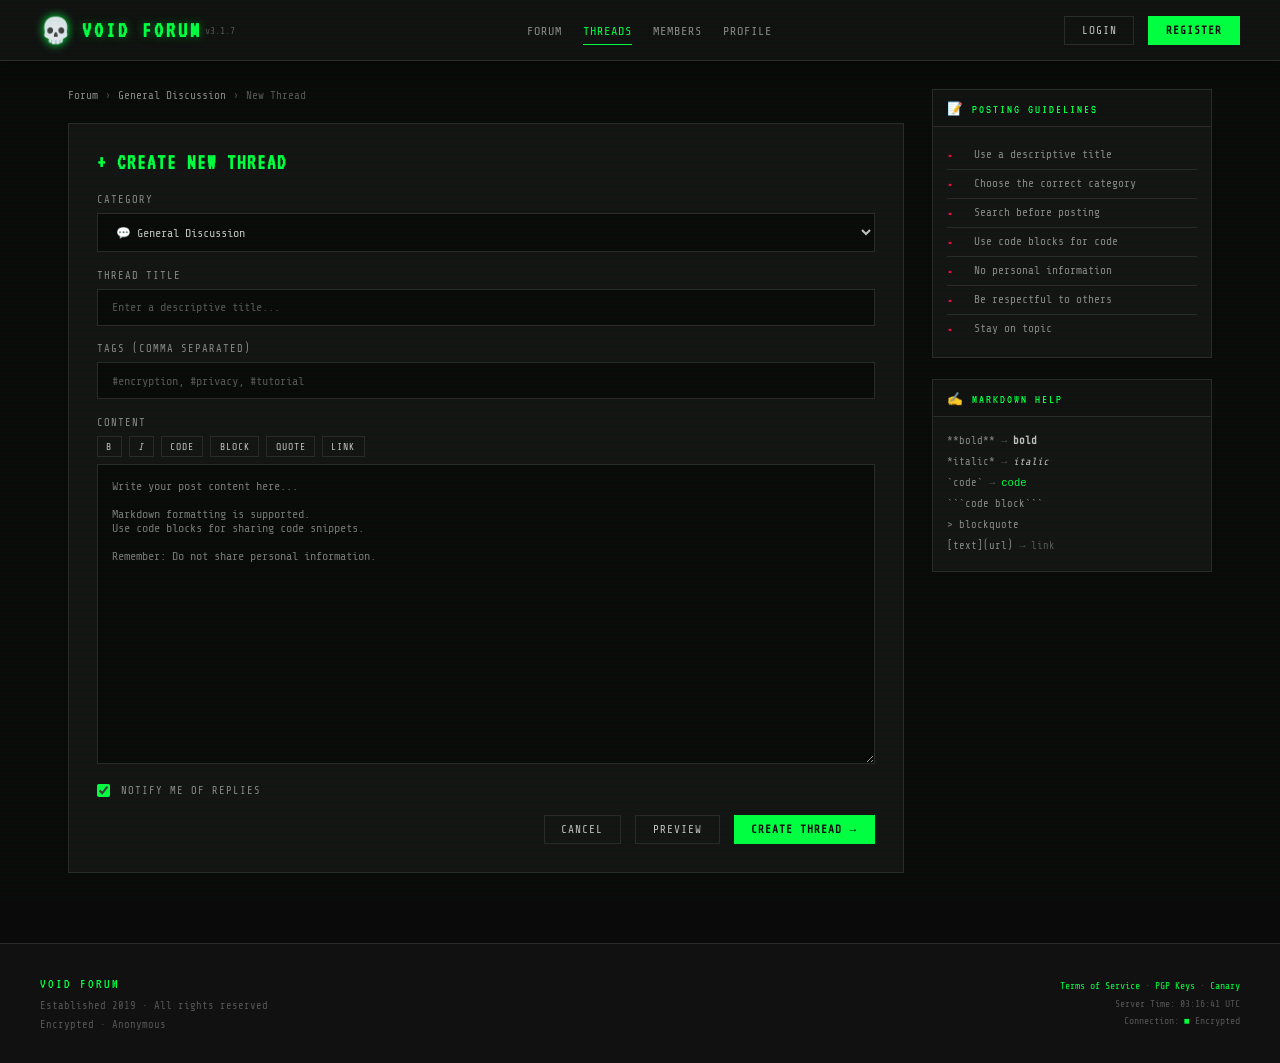
<file: new-thread.html>
<!DOCTYPE html>
<html lang="en">
<head>
  <meta charset="UTF-8">
  <meta name="viewport" content="width=device-width, initial-scale=1.0">
  <title>VOID FORUM :: New Thread</title>
  <link rel="stylesheet" href="css/style.css">
  <link rel="icon" href="data:image/svg+xml,<svg xmlns='http://www.w3.org/2000/svg' viewBox='0 0 100 100'><text y='.9em' font-size='90'>💀</text></svg>">
</head>
<body>

  <!-- NAVBAR -->
  <nav class="navbar">
    <div class="navbar-inner">
      <a href="index.html" class="navbar-brand">
        <span class="skull">💀</span>
        <h1>VOID FORUM</h1>
        <span class="version">v3.1.7</span>
      </a>
      <ul class="navbar-links" id="navLinks">
        <li><a href="index.html">Forum</a></li>
        <li><a href="category.html" class="active">Threads</a></li>
        <li><a href="members.html">Members</a></li>
        <li><a href="profile.html">Profile</a></li>
      </ul>
      <div class="navbar-auth" id="authButtons">
        <a href="login.html" class="btn">Login</a>
        <a href="register.html" class="btn btn-primary">Register</a>
      </div>
      <button class="hamburger" id="hamburger" onclick="toggleNav()">☰</button>
    </div>
  </nav>

  <div class="main-container">
    <div class="content-area">

      <!-- BREADCRUMB -->
      <div class="breadcrumb">
        <a href="index.html">Forum</a>
        <span class="sep">›</span>
        <a href="category.html">General Discussion</a>
        <span class="sep">›</span>
        <span>New Thread</span>
      </div>

      <div class="new-thread-form">
        <h2>+ Create New Thread</h2>

        <form onsubmit="handleNewThread(event)">
          <div class="form-group">
            <label for="threadCategory">Category</label>
            <select id="threadCategory" required>
              <option value="">Select a category...</option>
              <option value="announcements">📡 Announcements</option>
              <option value="general" selected>💬 General Discussion</option>
              <option value="introductions">👤 Introductions</option>
              <option value="programming">⌨️ Programming & Development</option>
              <option value="security">🔒 Security & Privacy</option>
              <option value="networking">🌐 Networking & Infrastructure</option>
              <option value="crypto">₿ Cryptography & Blockchain</option>
              <option value="marketplace">🏪 Marketplace</option>
              <option value="offtopic">🗣️ Off-Topic Lounge</option>
              <option value="support">🛠️ Technical Support</option>
            </select>
          </div>

          <div class="form-group">
            <label for="threadTitle">Thread Title</label>
            <input type="text" id="threadTitle" placeholder="Enter a descriptive title..." required minlength="5" maxlength="200">
          </div>

          <div class="form-group">
            <label for="threadTags">Tags (comma separated)</label>
            <input type="text" id="threadTags" placeholder="#encryption, #privacy, #tutorial">
          </div>

          <div class="form-group">
            <label for="threadContent">Content</label>
            <div style="display:flex; gap:0.5rem; margin-bottom:0.5rem;">
              <button type="button" class="btn" style="padding:0.3rem 0.6rem; font-size:0.7rem;" onclick="insertFormat('**','**')">B</button>
              <button type="button" class="btn" style="padding:0.3rem 0.6rem; font-size:0.7rem; font-style:italic;" onclick="insertFormat('*','*')">I</button>
              <button type="button" class="btn" style="padding:0.3rem 0.6rem; font-size:0.7rem;" onclick="insertFormat('`','`')">Code</button>
              <button type="button" class="btn" style="padding:0.3rem 0.6rem; font-size:0.7rem;" onclick="insertFormat('```\n','\n```')">Block</button>
              <button type="button" class="btn" style="padding:0.3rem 0.6rem; font-size:0.7rem;" onclick="insertFormat('> ','')">Quote</button>
              <button type="button" class="btn" style="padding:0.3rem 0.6rem; font-size:0.7rem;" onclick="insertFormat('[link text](',')')">Link</button>
            </div>
            <textarea id="threadContent" placeholder="Write your post content here...&#10;&#10;Markdown formatting is supported.&#10;Use code blocks for sharing code snippets.&#10;&#10;Remember: Do not share personal information." style="width:100%; min-height:300px; background:var(--bg-primary); border:1px solid var(--border-color); color:var(--text-primary); font-family:var(--font-mono); font-size:0.85rem; padding:1rem; resize:vertical; outline:none;" required></textarea>
          </div>

          <div class="form-group" style="display:flex; align-items:center; gap:0.75rem;">
            <input type="checkbox" id="threadNotify" style="width:auto; accent-color:var(--accent-green);" checked>
            <label for="threadNotify" style="margin-bottom:0; cursor:pointer;">Notify me of replies</label>
          </div>

          <div style="display:flex; justify-content:flex-end; gap:1rem;">
            <a href="category.html" class="btn">Cancel</a>
            <button type="button" class="btn" onclick="previewThread()">Preview</button>
            <button type="submit" class="btn btn-primary">Create Thread →</button>
          </div>
        </form>

        <div id="threadError" style="display:none; margin-top:1rem; padding:0.75rem; border:1px solid var(--accent-red); color:var(--accent-red); font-size:0.8rem; text-align:center;"></div>
        <div id="threadSuccess" style="display:none; margin-top:1rem; padding:0.75rem; border:1px solid var(--accent-green); color:var(--accent-green); font-size:0.8rem; text-align:center;"></div>
      </div>

    </div>

    <!-- SIDEBAR -->
    <aside class="sidebar">
      <div class="sidebar-widget">
        <div class="sidebar-widget-header">📝 Posting Guidelines</div>
        <div class="sidebar-widget-body">
          <ul class="sidebar-rules">
            <li><span class="rule-num">•</span> Use a descriptive title</li>
            <li><span class="rule-num">•</span> Choose the correct category</li>
            <li><span class="rule-num">•</span> Search before posting</li>
            <li><span class="rule-num">•</span> Use code blocks for code</li>
            <li><span class="rule-num">•</span> No personal information</li>
            <li><span class="rule-num">•</span> Be respectful to others</li>
            <li><span class="rule-num">•</span> Stay on topic</li>
          </ul>
        </div>
      </div>

      <div class="sidebar-widget">
        <div class="sidebar-widget-header">✍️ Markdown Help</div>
        <div class="sidebar-widget-body" style="font-size:0.75rem; color:var(--text-muted); line-height:2; font-family:var(--font-mono);">
          <div><span style="color:var(--text-secondary);">**bold**</span> → <strong style="color:var(--text-primary);">bold</strong></div>
          <div><span style="color:var(--text-secondary);">*italic*</span> → <em style="color:var(--text-primary);">italic</em></div>
          <div><span style="color:var(--text-secondary);">`code`</span> → <code style="color:var(--accent-green);">code</code></div>
          <div><span style="color:var(--text-secondary);">```code block```</span></div>
          <div><span style="color:var(--text-secondary);">> blockquote</span></div>
          <div><span style="color:var(--text-secondary);">[text](url)</span> → link</div>
        </div>
      </div>
    </aside>
  </div>

  <!-- FOOTER -->
  <footer class="footer">
    <div class="footer-inner">
      <div class="footer-left">
        <div class="brand">VOID FORUM</div>
        <div>Established 2019 · All rights reserved</div>
        <div>Encrypted · Anonymous</div>
      </div>
      <div class="footer-right">
        <div><a href="#">Terms of Service</a> · <a href="#">PGP Keys</a> · <a href="#">Canary</a></div>
        <div>Server Time: <span id="serverTime">--:--:--</span> UTC</div>
        <div style="color:var(--text-muted);">Connection: <span style="color:var(--accent-green);">■</span> Encrypted</div>
      </div>
    </div>
  </footer>

  <script src="js/app.js"></script>
</body>
</html>
</file>
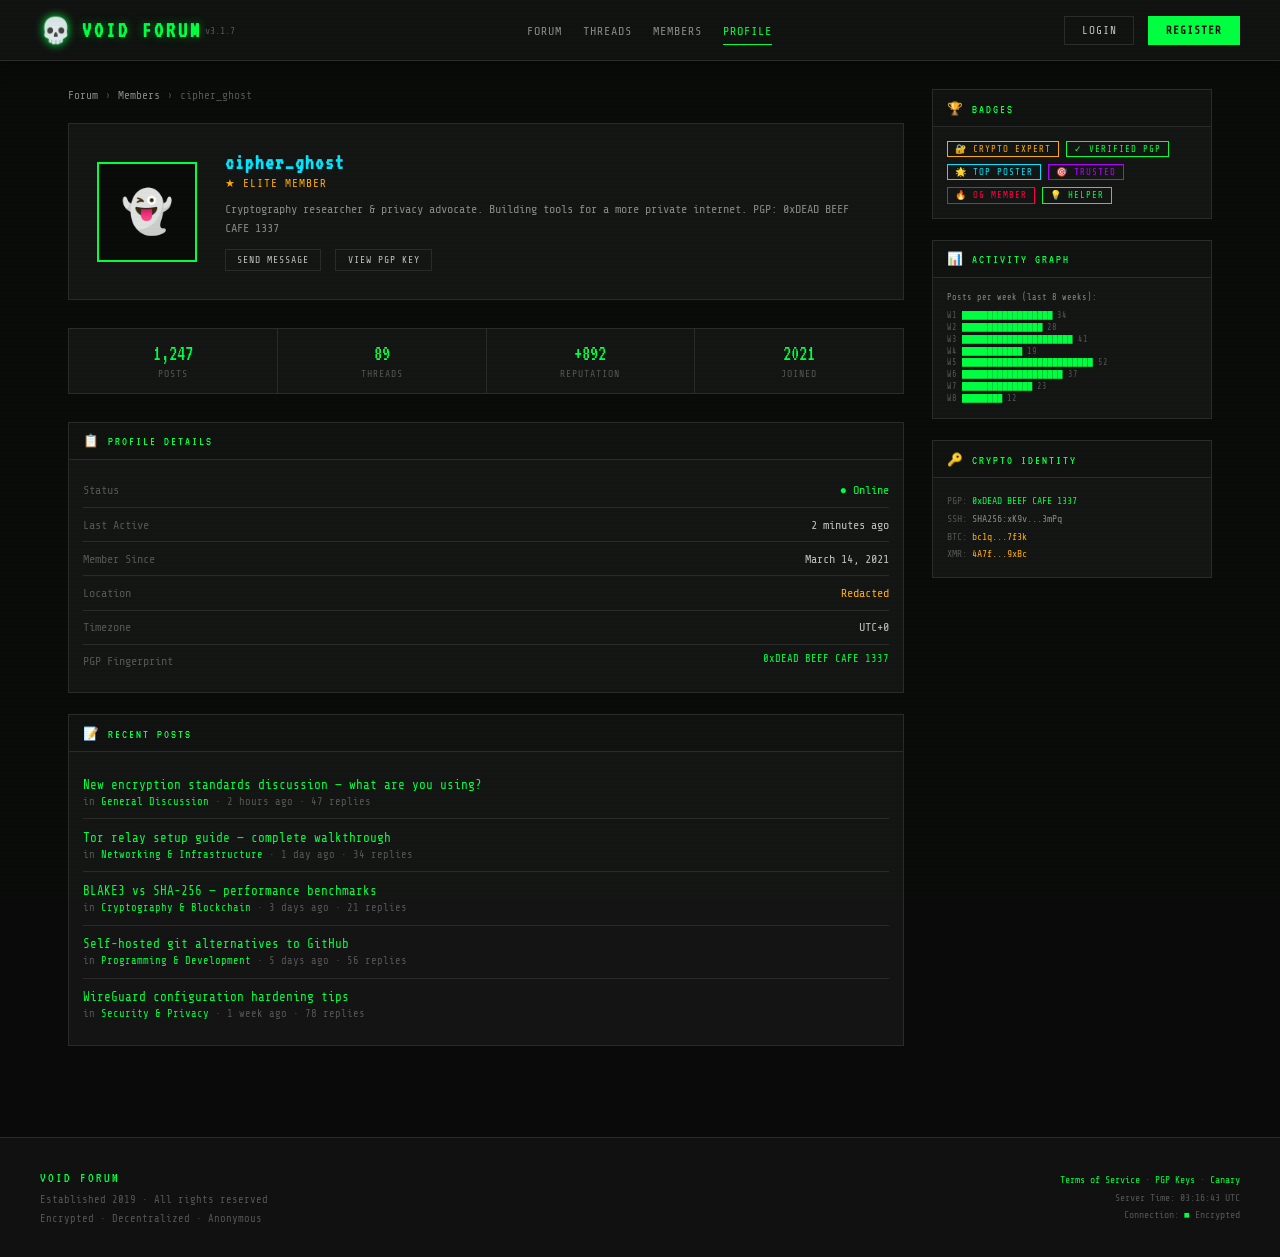
<file: profile.html>
<!DOCTYPE html>
<html lang="en">
<head>
  <meta charset="UTF-8">
  <meta name="viewport" content="width=device-width, initial-scale=1.0">
  <title>VOID FORUM :: User Profile</title>
  <link rel="stylesheet" href="css/style.css">
  <link rel="icon" href="data:image/svg+xml,<svg xmlns='http://www.w3.org/2000/svg' viewBox='0 0 100 100'><text y='.9em' font-size='90'>💀</text></svg>">
</head>
<body>

  <!-- NAVBAR -->
  <nav class="navbar">
    <div class="navbar-inner">
      <a href="index.html" class="navbar-brand">
        <span class="skull">💀</span>
        <h1>VOID FORUM</h1>
        <span class="version">v3.1.7</span>
      </a>
      <ul class="navbar-links" id="navLinks">
        <li><a href="index.html">Forum</a></li>
        <li><a href="category.html">Threads</a></li>
        <li><a href="members.html">Members</a></li>
        <li><a href="profile.html" class="active">Profile</a></li>
      </ul>
      <div class="navbar-auth" id="authButtons">
        <a href="login.html" class="btn">Login</a>
        <a href="register.html" class="btn btn-primary">Register</a>
      </div>
      <button class="hamburger" id="hamburger" onclick="toggleNav()">☰</button>
    </div>
  </nav>

  <div class="main-container">
    <div class="content-area">

      <!-- BREADCRUMB -->
      <div class="breadcrumb">
        <a href="index.html">Forum</a>
        <span class="sep">›</span>
        <a href="members.html">Members</a>
        <span class="sep">›</span>
        <span>cipher_ghost</span>
      </div>

      <!-- PROFILE HEADER -->
      <div class="profile-header">
        <div class="profile-avatar">👻</div>
        <div class="profile-info">
          <h2>cipher_ghost</h2>
          <div class="profile-rank">★ Elite Member</div>
          <div class="profile-bio">
            Cryptography researcher & privacy advocate. Building tools for a more private internet.
            PGP: 0xDEAD BEEF CAFE 1337
          </div>
          <div style="margin-top:0.75rem; display:flex; gap:1rem;">
            <button class="btn" style="padding:0.35rem 0.8rem; font-size:0.7rem;">Send Message</button>
            <button class="btn" style="padding:0.35rem 0.8rem; font-size:0.7rem;">View PGP Key</button>
          </div>
        </div>
      </div>

      <!-- PROFILE STATS -->
      <div class="profile-stats-grid">
        <div class="profile-stat">
          <div class="value">1,247</div>
          <div class="label">Posts</div>
        </div>
        <div class="profile-stat">
          <div class="value">89</div>
          <div class="label">Threads</div>
        </div>
        <div class="profile-stat">
          <div class="value" style="color:var(--accent-green);">+892</div>
          <div class="label">Reputation</div>
        </div>
        <div class="profile-stat">
          <div class="value">2021</div>
          <div class="label">Joined</div>
        </div>
      </div>

      <!-- PROFILE DETAILS -->
      <div class="sidebar-widget" style="margin-bottom:1.5rem;">
        <div class="sidebar-widget-header">📋 Profile Details</div>
        <div class="sidebar-widget-body" style="font-size:0.85rem; line-height:2.2;">
          <div style="display:flex; justify-content:space-between; border-bottom:1px solid var(--border-color); padding:0.25rem 0;">
            <span style="color:var(--text-muted);">Status</span>
            <span style="color:var(--accent-green);">● Online</span>
          </div>
          <div style="display:flex; justify-content:space-between; border-bottom:1px solid var(--border-color); padding:0.25rem 0;">
            <span style="color:var(--text-muted);">Last Active</span>
            <span>2 minutes ago</span>
          </div>
          <div style="display:flex; justify-content:space-between; border-bottom:1px solid var(--border-color); padding:0.25rem 0;">
            <span style="color:var(--text-muted);">Member Since</span>
            <span>March 14, 2021</span>
          </div>
          <div style="display:flex; justify-content:space-between; border-bottom:1px solid var(--border-color); padding:0.25rem 0;">
            <span style="color:var(--text-muted);">Location</span>
            <span style="color:var(--accent-amber);">Redacted</span>
          </div>
          <div style="display:flex; justify-content:space-between; border-bottom:1px solid var(--border-color); padding:0.25rem 0;">
            <span style="color:var(--text-muted);">Timezone</span>
            <span>UTC+0</span>
          </div>
          <div style="display:flex; justify-content:space-between; padding:0.25rem 0;">
            <span style="color:var(--text-muted);">PGP Fingerprint</span>
            <span style="color:var(--accent-green); font-size:0.75rem;">0xDEAD BEEF CAFE 1337</span>
          </div>
        </div>
      </div>

      <!-- RECENT POSTS -->
      <div class="sidebar-widget">
        <div class="sidebar-widget-header">📝 Recent Posts</div>
        <div class="sidebar-widget-body">
          <div style="padding:0.75rem 0; border-bottom:1px solid var(--border-color);">
            <a href="thread.html" style="font-size:0.9rem;">New encryption standards discussion — what are you using?</a>
            <div style="font-size:0.75rem; color:var(--text-muted); margin-top:0.3rem;">
              in <a href="category.html">General Discussion</a> · 2 hours ago · 47 replies
            </div>
          </div>
          <div style="padding:0.75rem 0; border-bottom:1px solid var(--border-color);">
            <a href="thread.html" style="font-size:0.9rem;">Tor relay setup guide — complete walkthrough</a>
            <div style="font-size:0.75rem; color:var(--text-muted); margin-top:0.3rem;">
              in <a href="category.html">Networking & Infrastructure</a> · 1 day ago · 34 replies
            </div>
          </div>
          <div style="padding:0.75rem 0; border-bottom:1px solid var(--border-color);">
            <a href="thread.html" style="font-size:0.9rem;">BLAKE3 vs SHA-256 — performance benchmarks</a>
            <div style="font-size:0.75rem; color:var(--text-muted); margin-top:0.3rem;">
              in <a href="category.html">Cryptography & Blockchain</a> · 3 days ago · 21 replies
            </div>
          </div>
          <div style="padding:0.75rem 0; border-bottom:1px solid var(--border-color);">
            <a href="thread.html" style="font-size:0.9rem;">Self-hosted git alternatives to GitHub</a>
            <div style="font-size:0.75rem; color:var(--text-muted); margin-top:0.3rem;">
              in <a href="category.html">Programming & Development</a> · 5 days ago · 56 replies
            </div>
          </div>
          <div style="padding:0.75rem 0;">
            <a href="thread.html" style="font-size:0.9rem;">WireGuard configuration hardening tips</a>
            <div style="font-size:0.75rem; color:var(--text-muted); margin-top:0.3rem;">
              in <a href="category.html">Security & Privacy</a> · 1 week ago · 78 replies
            </div>
          </div>
        </div>
      </div>

    </div>

    <!-- SIDEBAR -->
    <aside class="sidebar">
      <div class="sidebar-widget">
        <div class="sidebar-widget-header">🏆 Badges</div>
        <div class="sidebar-widget-body" style="display:flex; flex-wrap:wrap; gap:0.5rem;">
          <span class="thread-tag" style="color:var(--accent-amber); border-color:var(--accent-amber);">🔐 Crypto Expert</span>
          <span class="thread-tag" style="color:var(--accent-green); border-color:var(--accent-green);">✓ Verified PGP</span>
          <span class="thread-tag" style="color:var(--accent-cyan); border-color:var(--accent-cyan);">🌟 Top Poster</span>
          <span class="thread-tag" style="color:var(--accent-purple); border-color:var(--accent-purple);">🎯 Trusted</span>
          <span class="thread-tag" style="color:var(--accent-red); border-color:var(--accent-red);">🔥 OG Member</span>
          <span class="thread-tag" style="color:var(--accent-green); border-color:var(--accent-green);">💡 Helper</span>
        </div>
      </div>

      <div class="sidebar-widget">
        <div class="sidebar-widget-header">📊 Activity Graph</div>
        <div class="sidebar-widget-body" style="font-family:var(--font-mono); font-size:0.6rem; color:var(--text-muted); line-height:1.4;">
          <div style="margin-bottom:0.5rem; color:var(--text-secondary);">Posts per week (last 8 weeks):</div>
          <div>W1 <span style="color:var(--accent-green);">██████████████████</span> 34</div>
          <div>W2 <span style="color:var(--accent-green);">████████████████</span> 28</div>
          <div>W3 <span style="color:var(--accent-green);">██████████████████████</span> 41</div>
          <div>W4 <span style="color:var(--accent-green);">████████████</span> 19</div>
          <div>W5 <span style="color:var(--accent-green);">██████████████████████████</span> 52</div>
          <div>W6 <span style="color:var(--accent-green);">████████████████████</span> 37</div>
          <div>W7 <span style="color:var(--accent-green);">██████████████</span> 23</div>
          <div>W8 <span style="color:var(--accent-green);">████████</span> 12</div>
        </div>
      </div>

      <div class="sidebar-widget">
        <div class="sidebar-widget-header">🔑 Crypto Identity</div>
        <div class="sidebar-widget-body" style="font-size:0.7rem; color:var(--text-muted); line-height:1.8; word-break:break-all;">
          <div>PGP: <span style="color:var(--accent-green);">0xDEAD BEEF CAFE 1337</span></div>
          <div>SSH: <span style="color:var(--text-secondary);">SHA256:xK9v...3mPq</span></div>
          <div>BTC: <span style="color:var(--accent-amber);">bc1q...7f3k</span></div>
          <div>XMR: <span style="color:var(--accent-amber);">4A7f...9xBc</span></div>
        </div>
      </div>
    </aside>
  </div>

  <!-- FOOTER -->
  <footer class="footer">
    <div class="footer-inner">
      <div class="footer-left">
        <div class="brand">VOID FORUM</div>
        <div>Established 2019 · All rights reserved</div>
        <div>Encrypted · Decentralized · Anonymous</div>
      </div>
      <div class="footer-right">
        <div><a href="#">Terms of Service</a> · <a href="#">PGP Keys</a> · <a href="#">Canary</a></div>
        <div>Server Time: <span id="serverTime">--:--:--</span> UTC</div>
        <div style="color:var(--text-muted);">Connection: <span style="color:var(--accent-green);">■</span> Encrypted</div>
      </div>
    </div>
  </footer>

  <script src="js/app.js"></script>
</body>
</html>
</file>
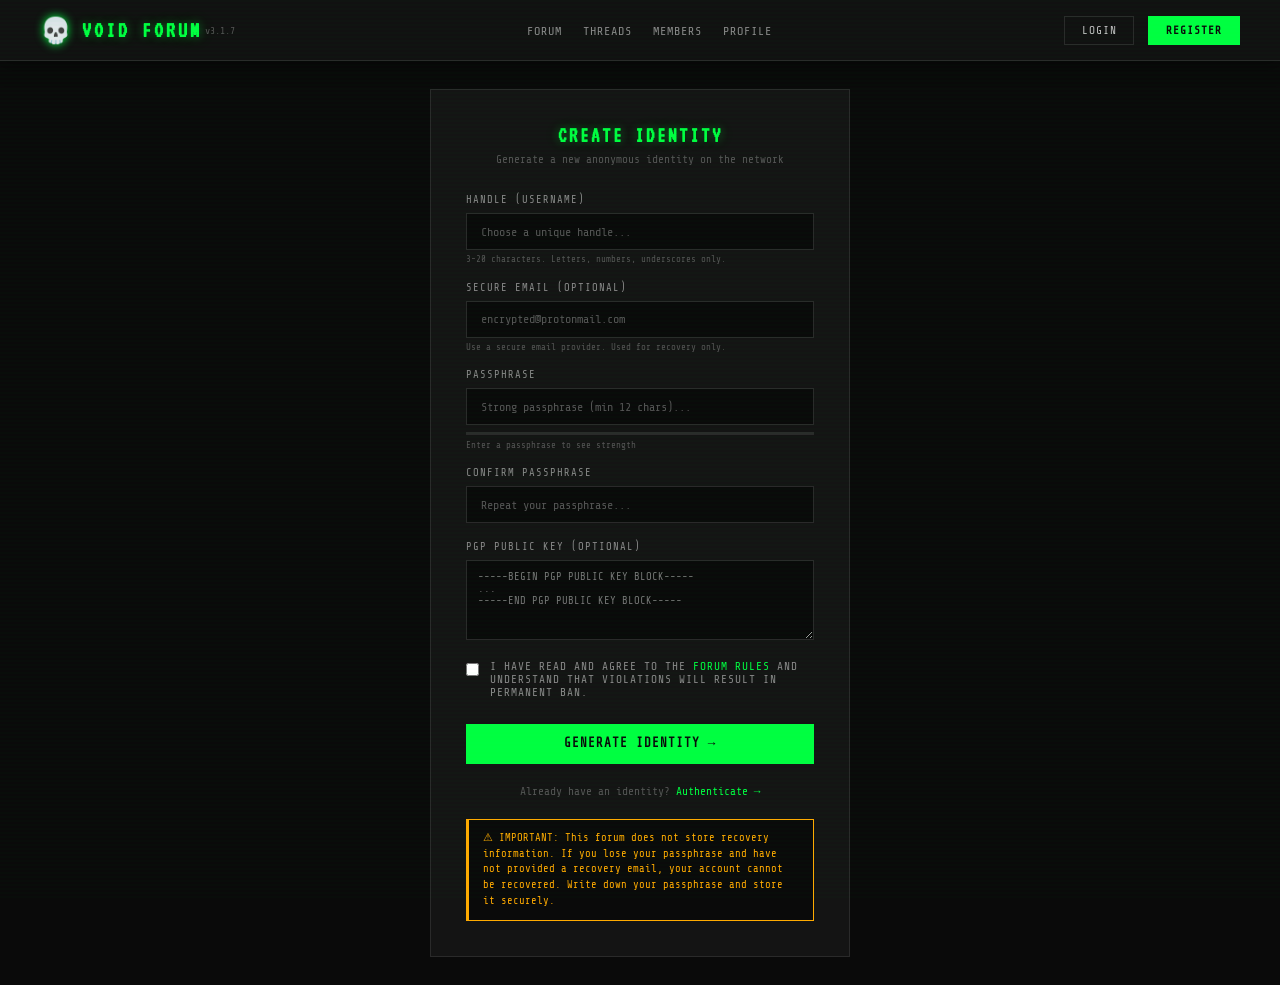
<file: register.html>
<!DOCTYPE html>
<html lang="en">
<head>
  <meta charset="UTF-8">
  <meta name="viewport" content="width=device-width, initial-scale=1.0">
  <title>VOID FORUM :: Create Identity</title>
  <link rel="stylesheet" href="css/style.css">
  <link rel="icon" href="data:image/svg+xml,<svg xmlns='http://www.w3.org/2000/svg' viewBox='0 0 100 100'><text y='.9em' font-size='90'>💀</text></svg>">
</head>
<body>

  <!-- NAVBAR -->
  <nav class="navbar">
    <div class="navbar-inner">
      <a href="index.html" class="navbar-brand">
        <span class="skull">💀</span>
        <h1>VOID FORUM</h1>
        <span class="version">v3.1.7</span>
      </a>
      <ul class="navbar-links" id="navLinks">
        <li><a href="index.html">Forum</a></li>
        <li><a href="category.html">Threads</a></li>
        <li><a href="members.html">Members</a></li>
        <li><a href="profile.html">Profile</a></li>
      </ul>
      <div class="navbar-auth" id="authButtons">
        <a href="login.html" class="btn">Login</a>
        <a href="register.html" class="btn btn-primary" style="background:var(--accent-green);">Register</a>
      </div>
      <button class="hamburger" id="hamburger" onclick="toggleNav()">☰</button>
    </div>
  </nav>

  <div class="auth-container">
    <div class="auth-box">
      <h2>Create Identity</h2>
      <p class="auth-subtitle">Generate a new anonymous identity on the network</p>

      <form onsubmit="handleRegister(event)">
        <div class="form-group">
          <label for="regUsername">Handle (Username)</label>
          <input type="text" id="regUsername" placeholder="Choose a unique handle..." autocomplete="off" required minlength="3" maxlength="20">
          <div style="font-size:0.65rem; color:var(--text-muted); margin-top:0.3rem;">3-20 characters. Letters, numbers, underscores only.</div>
        </div>

        <div class="form-group">
          <label for="regEmail">Secure Email (Optional)</label>
          <input type="email" id="regEmail" placeholder="encrypted@protonmail.com" autocomplete="off">
          <div style="font-size:0.65rem; color:var(--text-muted); margin-top:0.3rem;">Use a secure email provider. Used for recovery only.</div>
        </div>

        <div class="form-group">
          <label for="regPassword">Passphrase</label>
          <input type="password" id="regPassword" placeholder="Strong passphrase (min 12 chars)..." required minlength="12">
          <div id="strengthBar" style="margin-top:0.5rem; height:3px; background:var(--border-color); position:relative;">
            <div id="strengthFill" style="height:100%; width:0%; transition:all 0.3s ease;"></div>
          </div>
          <div id="strengthText" style="font-size:0.65rem; color:var(--text-muted); margin-top:0.3rem;">Enter a passphrase to see strength</div>
        </div>

        <div class="form-group">
          <label for="regPasswordConfirm">Confirm Passphrase</label>
          <input type="password" id="regPasswordConfirm" placeholder="Repeat your passphrase..." required>
        </div>

        <div class="form-group">
          <label for="regPgp">PGP Public Key (Optional)</label>
          <textarea id="regPgp" placeholder="-----BEGIN PGP PUBLIC KEY BLOCK-----&#10;...&#10;-----END PGP PUBLIC KEY BLOCK-----" style="width:100%; min-height:80px; background:var(--bg-primary); border:1px solid var(--border-color); color:var(--text-primary); font-family:var(--font-mono); font-size:0.75rem; padding:0.75rem; resize:vertical; outline:none;"></textarea>
        </div>

        <div class="form-group" style="display:flex; align-items:flex-start; gap:0.75rem;">
          <input type="checkbox" id="agreeRules" style="width:auto; margin-top:0.2rem; accent-color:var(--accent-green);" required>
          <label for="agreeRules" style="margin-bottom:0; cursor:pointer; font-size:0.8rem;">
            I have read and agree to the <a href="index.html#rules">Forum Rules</a> and understand that violations will result in permanent ban.
          </label>
        </div>

        <button type="submit" class="btn btn-primary">Generate Identity →</button>
      </form>

      <div id="regError" style="display:none; margin-top:1rem; padding:0.75rem; border:1px solid var(--accent-red); color:var(--accent-red); font-size:0.8rem; text-align:center;"></div>

      <div id="regSuccess" style="display:none; margin-top:1rem; padding:0.75rem; border:1px solid var(--accent-green); color:var(--accent-green); font-size:0.8rem; text-align:center;"></div>

      <div class="auth-links">
        <p>Already have an identity? <a href="login.html">Authenticate →</a></p>
      </div>

      <div class="auth-warning">
        ⚠ IMPORTANT: This forum does not store recovery information. If you lose your passphrase and have not provided a recovery email, your account cannot be recovered. Write down your passphrase and store it securely.
      </div>
    </div>
  </div>

  <script src="js/app.js"></script>
</body>
</html>
</file>
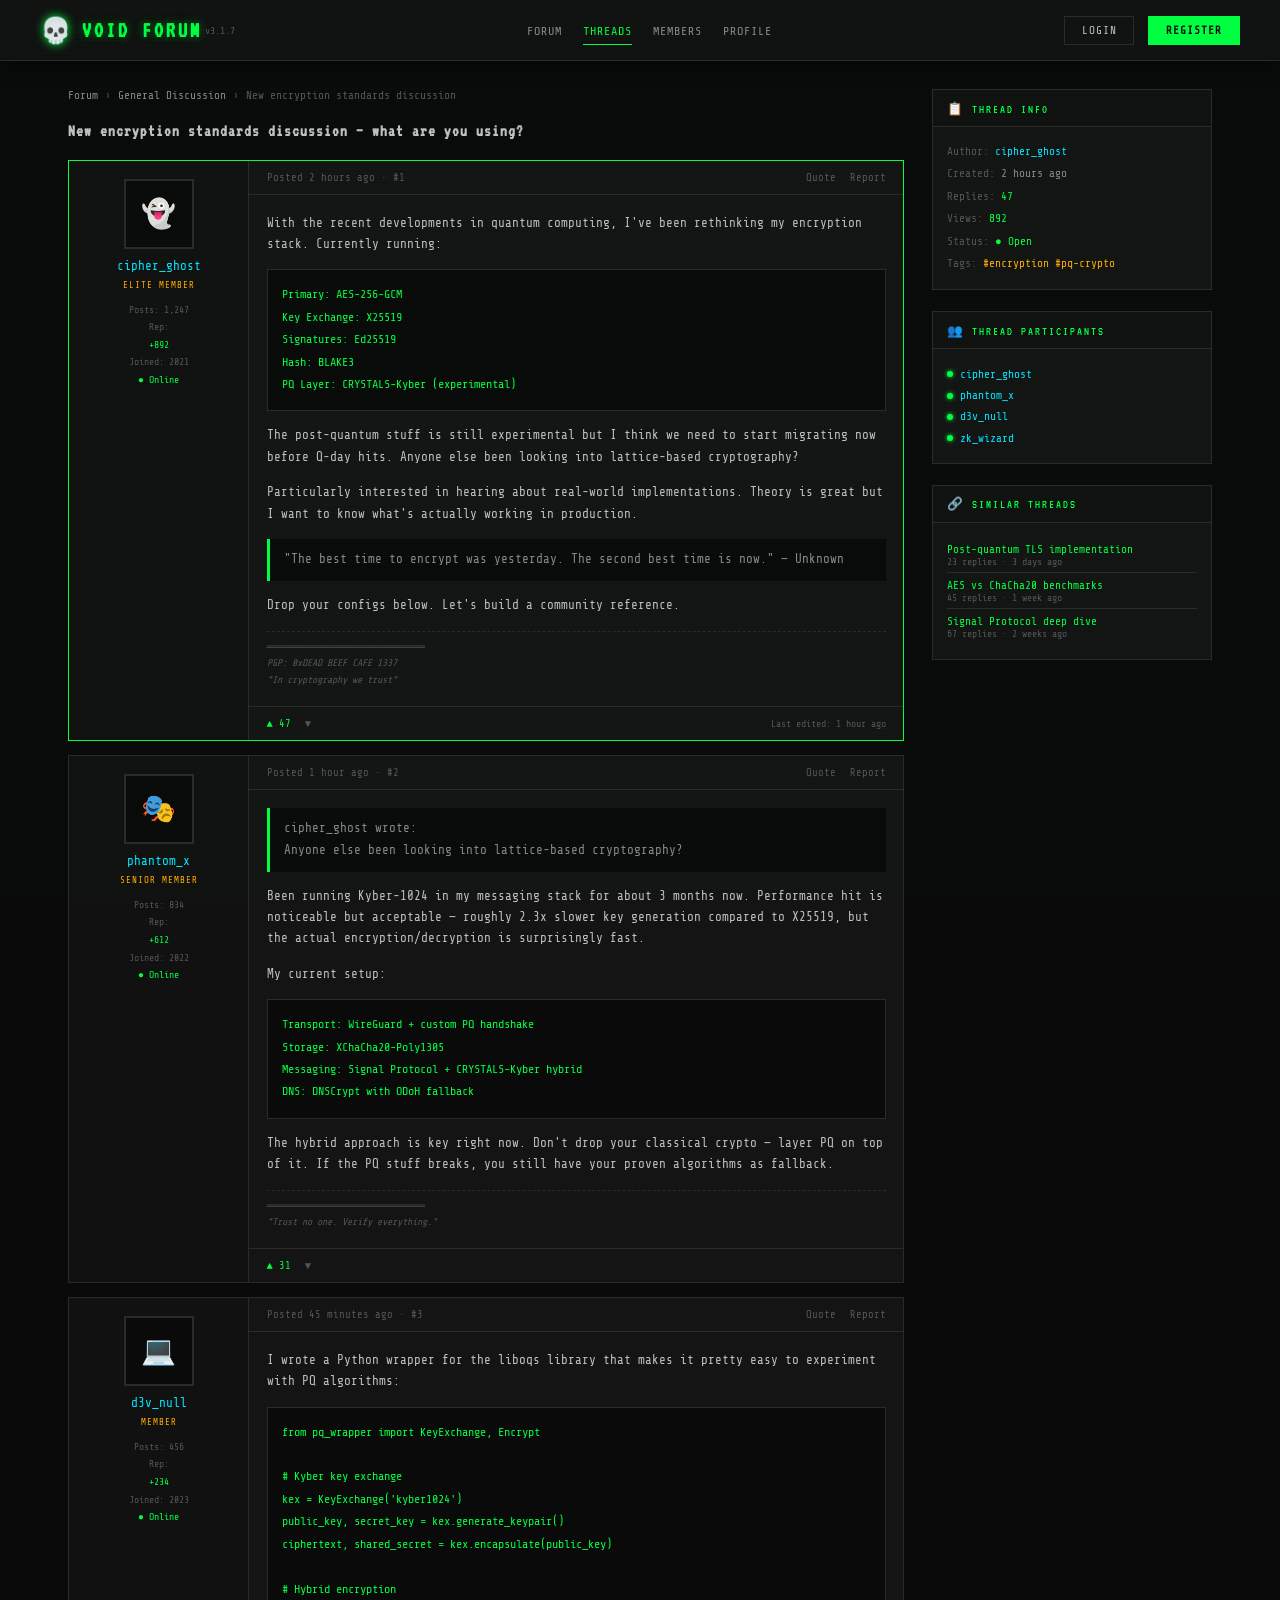
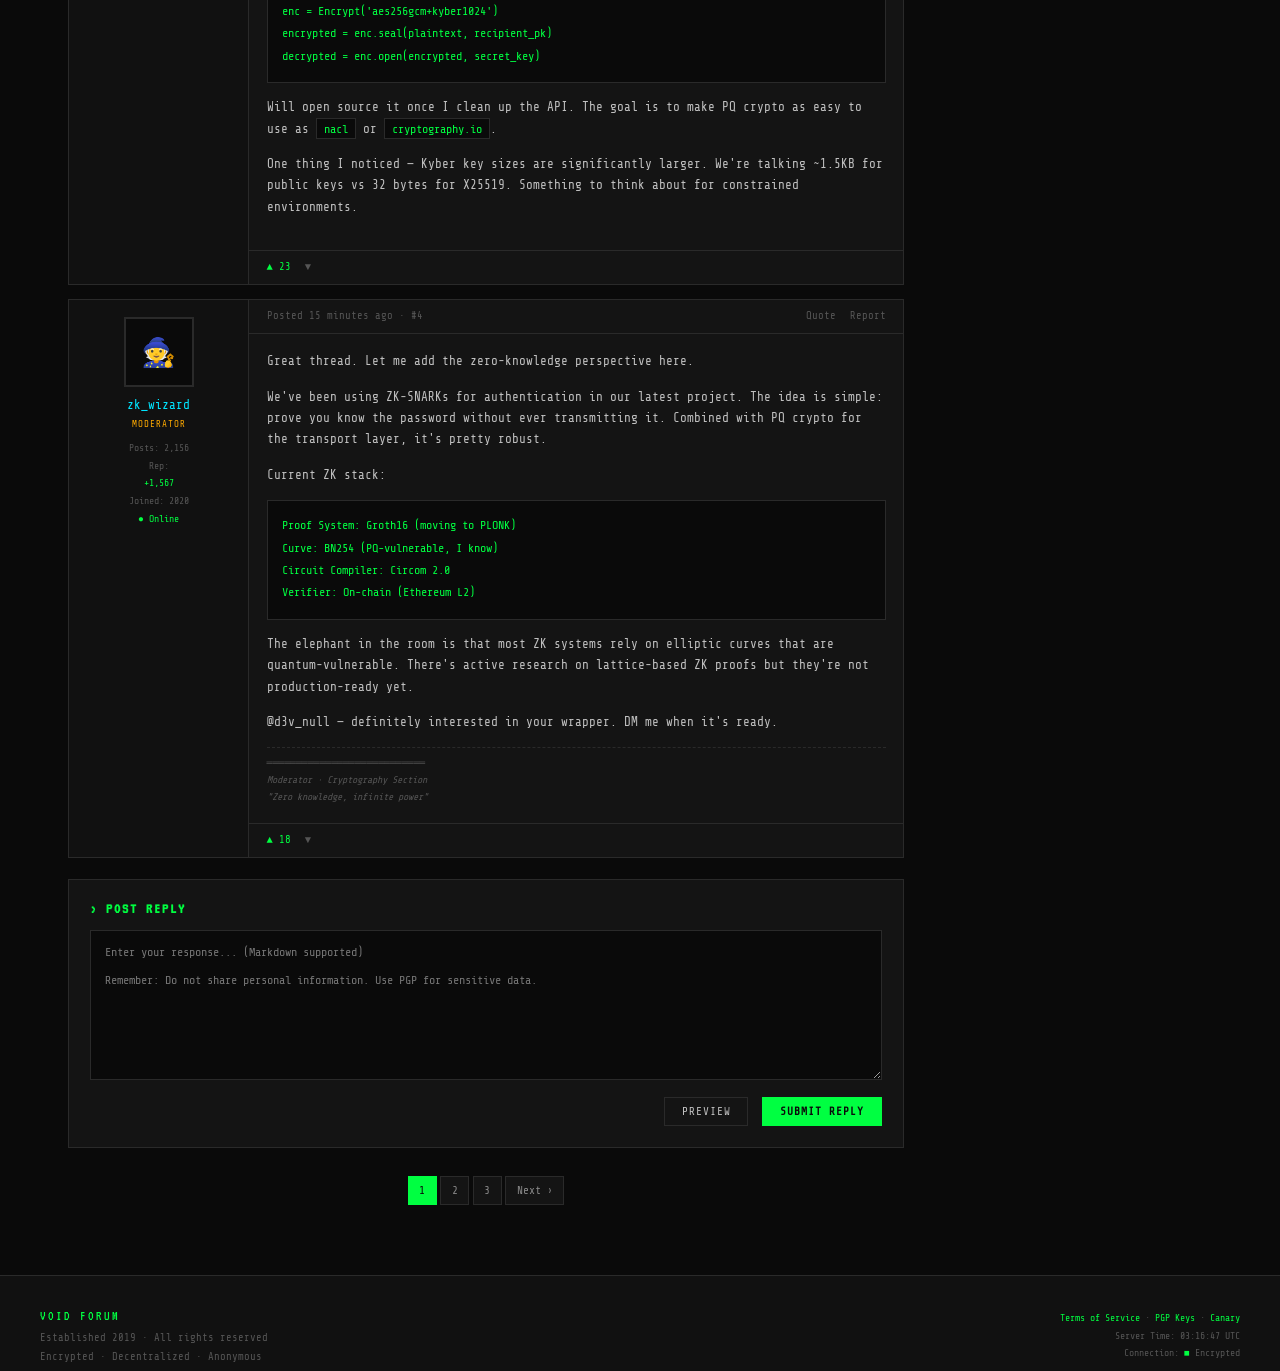
<file: thread.html>
<!DOCTYPE html>
<html lang="en">
<head>
  <meta charset="UTF-8">
  <meta name="viewport" content="width=device-width, initial-scale=1.0">
  <title>VOID FORUM :: Thread View</title>
  <link rel="stylesheet" href="css/style.css">
  <link rel="icon" href="data:image/svg+xml,<svg xmlns='http://www.w3.org/2000/svg' viewBox='0 0 100 100'><text y='.9em' font-size='90'>💀</text></svg>">
</head>
<body>

  <!-- NAVBAR -->
  <nav class="navbar">
    <div class="navbar-inner">
      <a href="index.html" class="navbar-brand">
        <span class="skull">💀</span>
        <h1>VOID FORUM</h1>
        <span class="version">v3.1.7</span>
      </a>
      <ul class="navbar-links" id="navLinks">
        <li><a href="index.html">Forum</a></li>
        <li><a href="category.html" class="active">Threads</a></li>
        <li><a href="members.html">Members</a></li>
        <li><a href="profile.html">Profile</a></li>
      </ul>
      <div class="navbar-auth" id="authButtons">
        <a href="login.html" class="btn">Login</a>
        <a href="register.html" class="btn btn-primary">Register</a>
      </div>
      <button class="hamburger" id="hamburger" onclick="toggleNav()">☰</button>
    </div>
  </nav>

  <div class="main-container">
    <div class="content-area">

      <!-- BREADCRUMB -->
      <div class="breadcrumb">
        <a href="index.html">Forum</a>
        <span class="sep">›</span>
        <a href="category.html">General Discussion</a>
        <span class="sep">›</span>
        <span>New encryption standards discussion</span>
      </div>

      <div class="thread-list-header" style="margin-bottom:1.5rem;">
        <h2 style="font-family:var(--font-terminal); color:var(--text-primary); font-size:1.2rem; letter-spacing:1px;">
          New encryption standards discussion — what are you using?
        </h2>
      </div>

      <!-- POST 1 (OP) -->
      <div class="post op">
        <div class="post-sidebar">
          <div class="post-avatar">👻</div>
          <div class="post-username">cipher_ghost</div>
          <div class="post-rank">Elite Member</div>
          <div class="post-user-stats">
            <span>Posts: 1,247</span>
            <span>Rep: <span style="color:var(--accent-green)">+892</span></span>
            <span>Joined: 2021</span>
            <span style="color:var(--accent-green);">● Online</span>
          </div>
        </div>
        <div class="post-content-area">
          <div class="post-header">
            <span>Posted 2 hours ago · #1</span>
            <div class="post-actions">
              <a href="#">Quote</a>
              <a href="#">Report</a>
            </div>
          </div>
          <div class="post-body">
            <p>With the recent developments in quantum computing, I've been rethinking my encryption stack. Currently running:</p>
            <pre><code>Primary: AES-256-GCM
Key Exchange: X25519
Signatures: Ed25519
Hash: BLAKE3
PQ Layer: CRYSTALS-Kyber (experimental)</code></pre>
            <p>The post-quantum stuff is still experimental but I think we need to start migrating now before Q-day hits. Anyone else been looking into lattice-based cryptography?</p>
            <p>Particularly interested in hearing about real-world implementations. Theory is great but I want to know what's actually working in production.</p>
            <blockquote>
              "The best time to encrypt was yesterday. The second best time is now." — Unknown
            </blockquote>
            <p>Drop your configs below. Let's build a community reference.</p>
            <div class="post-signature">
              ═══════════════════════════<br>
              PGP: 0xDEAD BEEF CAFE 1337<br>
              "In cryptography we trust"
            </div>
          </div>
          <div class="post-footer">
            <div style="display:flex; gap:1rem; font-size:0.75rem;">
              <a href="#" style="color:var(--accent-green);">▲ 47</a>
              <a href="#" style="color:var(--text-muted);">▼</a>
            </div>
            <div style="font-size:0.7rem; color:var(--text-muted);">
              Last edited: 1 hour ago
            </div>
          </div>
        </div>
      </div>

      <!-- POST 2 -->
      <div class="post">
        <div class="post-sidebar">
          <div class="post-avatar">🎭</div>
          <div class="post-username">phantom_x</div>
          <div class="post-rank">Senior Member</div>
          <div class="post-user-stats">
            <span>Posts: 834</span>
            <span>Rep: <span style="color:var(--accent-green)">+612</span></span>
            <span>Joined: 2022</span>
            <span style="color:var(--accent-green);">● Online</span>
          </div>
        </div>
        <div class="post-content-area">
          <div class="post-header">
            <span>Posted 1 hour ago · #2</span>
            <div class="post-actions">
              <a href="#">Quote</a>
              <a href="#">Report</a>
            </div>
          </div>
          <div class="post-body">
            <blockquote>
              cipher_ghost wrote:<br>
              Anyone else been looking into lattice-based cryptography?
            </blockquote>
            <p>Been running Kyber-1024 in my messaging stack for about 3 months now. Performance hit is noticeable but acceptable — roughly 2.3x slower key generation compared to X25519, but the actual encryption/decryption is surprisingly fast.</p>
            <p>My current setup:</p>
            <pre><code>Transport: WireGuard + custom PQ handshake
Storage: XChaCha20-Poly1305
Messaging: Signal Protocol + CRYSTALS-Kyber hybrid
DNS: DNSCrypt with ODoH fallback</code></pre>
            <p>The hybrid approach is key right now. Don't drop your classical crypto — layer PQ on top of it. If the PQ stuff breaks, you still have your proven algorithms as fallback.</p>
            <div class="post-signature">
              ═══════════════════════════<br>
              "Trust no one. Verify everything."
            </div>
          </div>
          <div class="post-footer">
            <div style="display:flex; gap:1rem; font-size:0.75rem;">
              <a href="#" style="color:var(--accent-green);">▲ 31</a>
              <a href="#" style="color:var(--text-muted);">▼</a>
            </div>
            <div></div>
          </div>
        </div>
      </div>

      <!-- POST 3 -->
      <div class="post">
        <div class="post-sidebar">
          <div class="post-avatar">💻</div>
          <div class="post-username">d3v_null</div>
          <div class="post-rank">Member</div>
          <div class="post-user-stats">
            <span>Posts: 456</span>
            <span>Rep: <span style="color:var(--accent-green)">+234</span></span>
            <span>Joined: 2023</span>
            <span style="color:var(--accent-green);">● Online</span>
          </div>
        </div>
        <div class="post-content-area">
          <div class="post-header">
            <span>Posted 45 minutes ago · #3</span>
            <div class="post-actions">
              <a href="#">Quote</a>
              <a href="#">Report</a>
            </div>
          </div>
          <div class="post-body">
            <p>I wrote a Python wrapper for the liboqs library that makes it pretty easy to experiment with PQ algorithms:</p>
            <pre><code>from pq_wrapper import KeyExchange, Encrypt

# Kyber key exchange
kex = KeyExchange('kyber1024')
public_key, secret_key = kex.generate_keypair()
ciphertext, shared_secret = kex.encapsulate(public_key)

# Hybrid encryption
enc = Encrypt('aes256gcm+kyber1024')
encrypted = enc.seal(plaintext, recipient_pk)
decrypted = enc.open(encrypted, secret_key)</code></pre>
            <p>Will open source it once I clean up the API. The goal is to make PQ crypto as easy to use as <code>nacl</code> or <code>cryptography.io</code>.</p>
            <p>One thing I noticed — Kyber key sizes are significantly larger. We're talking ~1.5KB for public keys vs 32 bytes for X25519. Something to think about for constrained environments.</p>
          </div>
          <div class="post-footer">
            <div style="display:flex; gap:1rem; font-size:0.75rem;">
              <a href="#" style="color:var(--accent-green);">▲ 23</a>
              <a href="#" style="color:var(--text-muted);">▼</a>
            </div>
            <div></div>
          </div>
        </div>
      </div>

      <!-- POST 4 -->
      <div class="post">
        <div class="post-sidebar">
          <div class="post-avatar">🧙</div>
          <div class="post-username">zk_wizard</div>
          <div class="post-rank">Moderator</div>
          <div class="post-user-stats">
            <span>Posts: 2,156</span>
            <span>Rep: <span style="color:var(--accent-green)">+1,567</span></span>
            <span>Joined: 2020</span>
            <span style="color:var(--accent-green);">● Online</span>
          </div>
        </div>
        <div class="post-content-area">
          <div class="post-header">
            <span>Posted 15 minutes ago · #4</span>
            <div class="post-actions">
              <a href="#">Quote</a>
              <a href="#">Report</a>
            </div>
          </div>
          <div class="post-body">
            <p>Great thread. Let me add the zero-knowledge perspective here.</p>
            <p>We've been using ZK-SNARKs for authentication in our latest project. The idea is simple: prove you know the password without ever transmitting it. Combined with PQ crypto for the transport layer, it's pretty robust.</p>
            <p>Current ZK stack:</p>
            <pre><code>Proof System: Groth16 (moving to PLONK)
Curve: BN254 (PQ-vulnerable, I know)
Circuit Compiler: Circom 2.0
Verifier: On-chain (Ethereum L2)</code></pre>
            <p>The elephant in the room is that most ZK systems rely on elliptic curves that are quantum-vulnerable. There's active research on lattice-based ZK proofs but they're not production-ready yet.</p>
            <p>@d3v_null — definitely interested in your wrapper. DM me when it's ready.</p>
            <div class="post-signature">
              ═══════════════════════════<br>
              Moderator · Cryptography Section<br>
              "Zero knowledge, infinite power"
            </div>
          </div>
          <div class="post-footer">
            <div style="display:flex; gap:1rem; font-size:0.75rem;">
              <a href="#" style="color:var(--accent-green);">▲ 18</a>
              <a href="#" style="color:var(--text-muted);">▼</a>
            </div>
            <div></div>
          </div>
        </div>
      </div>

      <!-- REPLY BOX -->
      <div class="reply-box" id="replyBox">
        <h3>› Post Reply</h3>
        <textarea placeholder="Enter your response... (Markdown supported)&#10;&#10;Remember: Do not share personal information. Use PGP for sensitive data." id="replyText"></textarea>
        <div class="reply-actions">
          <button class="btn" onclick="previewReply()">Preview</button>
          <button class="btn btn-primary" onclick="submitReply()">Submit Reply</button>
        </div>
      </div>

      <!-- PAGINATION -->
      <div class="pagination">
        <span class="active">1</span>
        <a href="#">2</a>
        <a href="#">3</a>
        <a href="#">Next ›</a>
      </div>

    </div>

    <!-- SIDEBAR -->
    <aside class="sidebar">
      <div class="sidebar-widget">
        <div class="sidebar-widget-header">📋 Thread Info</div>
        <div class="sidebar-widget-body" style="font-size:0.8rem; color:var(--text-muted); line-height:2;">
          <div>Author: <span style="color:var(--accent-cyan)">cipher_ghost</span></div>
          <div>Created: <span style="color:var(--text-secondary)">2 hours ago</span></div>
          <div>Replies: <span style="color:var(--accent-green)">47</span></div>
          <div>Views: <span style="color:var(--accent-green)">892</span></div>
          <div>Status: <span style="color:var(--accent-green)">● Open</span></div>
          <div>Tags: <span style="color:var(--accent-amber)">#encryption #pq-crypto</span></div>
        </div>
      </div>

      <div class="sidebar-widget">
        <div class="sidebar-widget-header">👥 Thread Participants</div>
        <div class="sidebar-widget-body">
          <div class="online-user"><span class="online-dot"></span> <span class="username">cipher_ghost</span></div>
          <div class="online-user"><span class="online-dot"></span> <span class="username">phantom_x</span></div>
          <div class="online-user"><span class="online-dot"></span> <span class="username">d3v_null</span></div>
          <div class="online-user"><span class="online-dot"></span> <span class="username">zk_wizard</span></div>
        </div>
      </div>

      <div class="sidebar-widget">
        <div class="sidebar-widget-header">🔗 Similar Threads</div>
        <div class="sidebar-widget-body" style="font-size:0.8rem;">
          <div style="padding:0.4rem 0; border-bottom:1px solid var(--border-color);">
            <a href="#">Post-quantum TLS implementation</a>
            <div style="color:var(--text-muted); font-size:0.7rem;">23 replies · 3 days ago</div>
          </div>
          <div style="padding:0.4rem 0; border-bottom:1px solid var(--border-color);">
            <a href="#">AES vs ChaCha20 benchmarks</a>
            <div style="color:var(--text-muted); font-size:0.7rem;">45 replies · 1 week ago</div>
          </div>
          <div style="padding:0.4rem 0;">
            <a href="#">Signal Protocol deep dive</a>
            <div style="color:var(--text-muted); font-size:0.7rem;">67 replies · 2 weeks ago</div>
          </div>
        </div>
      </div>
    </aside>
  </div>

  <!-- FOOTER -->
  <footer class="footer">
    <div class="footer-inner">
      <div class="footer-left">
        <div class="brand">VOID FORUM</div>
        <div>Established 2019 · All rights reserved</div>
        <div>Encrypted · Decentralized · Anonymous</div>
      </div>
      <div class="footer-right">
        <div><a href="#">Terms of Service</a> · <a href="#">PGP Keys</a> · <a href="#">Canary</a></div>
        <div>Server Time: <span id="serverTime">--:--:--</span> UTC</div>
        <div style="color:var(--text-muted);">Connection: <span style="color:var(--accent-green);">■</span> Encrypted</div>
      </div>
    </div>
  </footer>

  <script src="js/app.js"></script>
</body>
</html>
</file>
<file: css/style.css>
/* ============================================
   DARK WEB FORUM — GLOBAL STYLES
   ============================================ */

@import url('https://fonts.googleapis.com/css2?family=Share+Tech+Mono&family=VT323&display=swap');

:root {
  --bg-primary: #0a0a0a;
  --bg-secondary: #111111;
  --bg-tertiary: #1a1a1a;
  --bg-card: #141414;
  --bg-hover: #1e1e1e;
  --border-color: #2a2a2a;
  --border-glow: #00ff4133;
  --text-primary: #c0c0c0;
  --text-secondary: #888888;
  --text-muted: #555555;
  --accent-green: #00ff41;
  --accent-red: #ff0040;
  --accent-amber: #ffaa00;
  --accent-cyan: #00e5ff;
  --accent-purple: #b000ff;
  --font-mono: 'Share Tech Mono', 'Courier New', monospace;
  --font-terminal: 'VT323', monospace;
  --glow-green: 0 0 10px #00ff4155, 0 0 20px #00ff4122;
  --glow-red: 0 0 10px #ff004055, 0 0 20px #ff004022;
  --scanline: repeating-linear-gradient(
    0deg,
    transparent,
    transparent 2px,
    rgba(0, 255, 65, 0.015) 2px,
    rgba(0, 255, 65, 0.015) 4px
  );
}

*, *::before, *::after {
  margin: 0;
  padding: 0;
  box-sizing: border-box;
}

html {
  font-size: 14px;
  scroll-behavior: smooth;
}

body {
  font-family: var(--font-mono);
  background-color: var(--bg-primary);
  color: var(--text-primary);
  min-height: 100vh;
  position: relative;
  overflow-x: hidden;
}

body::before {
  content: '';
  position: fixed;
  top: 0;
  left: 0;
  width: 100%;
  height: 100%;
  background: var(--scanline);
  pointer-events: none;
  z-index: 9999;
}

::selection {
  background: var(--accent-green);
  color: var(--bg-primary);
}

a {
  color: var(--accent-green);
  text-decoration: none;
  transition: all 0.2s ease;
}

a:hover {
  color: #00ff41;
  text-shadow: var(--glow-green);
}

/* Scrollbar */
::-webkit-scrollbar {
  width: 6px;
}
::-webkit-scrollbar-track {
  background: var(--bg-primary);
}
::-webkit-scrollbar-thumb {
  background: var(--border-color);
  border-radius: 3px;
}
::-webkit-scrollbar-thumb:hover {
  background: var(--accent-green);
}

/* ============================================
   HEADER / NAVBAR
   ============================================ */

.navbar {
  background: var(--bg-secondary);
  border-bottom: 1px solid var(--border-color);
  padding: 0 2rem;
  position: sticky;
  top: 0;
  z-index: 1000;
  box-shadow: 0 2px 20px rgba(0, 0, 0, 0.5);
}

.navbar-inner {
  max-width: 1200px;
  margin: 0 auto;
  display: flex;
  align-items: center;
  justify-content: space-between;
  height: 60px;
}

.navbar-brand {
  display: flex;
  align-items: center;
  gap: 0.75rem;
}

.navbar-brand .skull {
  font-size: 1.8rem;
  filter: drop-shadow(0 0 5px var(--accent-green));
}

.navbar-brand h1 {
  font-family: var(--font-terminal);
  font-size: 1.6rem;
  color: var(--accent-green);
  text-shadow: var(--glow-green);
  letter-spacing: 3px;
  text-transform: uppercase;
}

.navbar-brand .version {
  font-size: 0.7rem;
  color: var(--text-muted);
  margin-left: -0.5rem;
}

.navbar-links {
  display: flex;
  align-items: center;
  gap: 1.5rem;
  list-style: none;
}

.navbar-links a {
  color: var(--text-secondary);
  font-size: 0.85rem;
  text-transform: uppercase;
  letter-spacing: 1px;
  padding: 0.5rem 0;
  position: relative;
}

.navbar-links a::after {
  content: '';
  position: absolute;
  bottom: 0;
  left: 0;
  width: 0;
  height: 1px;
  background: var(--accent-green);
  transition: width 0.3s ease;
}

.navbar-links a:hover::after,
.navbar-links a.active::after {
  width: 100%;
}

.navbar-links a:hover,
.navbar-links a.active {
  color: var(--accent-green);
}

.navbar-auth {
  display: flex;
  align-items: center;
  gap: 1rem;
}

.btn {
  font-family: var(--font-mono);
  padding: 0.5rem 1.2rem;
  border: 1px solid var(--border-color);
  background: transparent;
  color: var(--text-primary);
  cursor: pointer;
  font-size: 0.8rem;
  text-transform: uppercase;
  letter-spacing: 1px;
  transition: all 0.2s ease;
}

.btn:hover {
  border-color: var(--accent-green);
  color: var(--accent-green);
  box-shadow: var(--glow-green);
}

.btn-primary {
  background: var(--accent-green);
  color: var(--bg-primary);
  border-color: var(--accent-green);
  font-weight: bold;
}

.btn-primary:hover {
  background: #00cc33;
  box-shadow: var(--glow-green);
  color: var(--bg-primary);
}

.btn-danger {
  border-color: var(--accent-red);
  color: var(--accent-red);
}

.btn-danger:hover {
  background: var(--accent-red);
  color: var(--bg-primary);
  box-shadow: var(--glow-red);
}

/* ============================================
   MAIN LAYOUT
   ============================================ */

.main-container {
  max-width: 1200px;
  margin: 0 auto;
  padding: 2rem;
  display: flex;
  gap: 2rem;
}

.content-area {
  flex: 1;
  min-width: 0;
}

.sidebar {
  width: 280px;
  flex-shrink: 0;
}

/* ============================================
   BANNER / ANNOUNCEMENT
   ============================================ */

.banner {
  background: linear-gradient(135deg, #0d0d0d, #1a0a0a);
  border: 1px solid var(--accent-red);
  border-left: 3px solid var(--accent-red);
  padding: 1rem 1.5rem;
  margin-bottom: 2rem;
  display: flex;
  align-items: center;
  gap: 1rem;
  animation: bannerPulse 3s ease-in-out infinite;
}

@keyframes bannerPulse {
  0%, 100% { border-color: var(--accent-red); }
  50% { border-color: #ff004088; }
}

.banner-icon {
  font-size: 1.5rem;
  color: var(--accent-red);
}

.banner-text {
  font-size: 0.85rem;
  color: var(--accent-red);
}

.banner-text strong {
  text-transform: uppercase;
  letter-spacing: 1px;
}

/* ============================================
   STATS BAR
   ============================================ */

.stats-bar {
  display: flex;
  gap: 1px;
  margin-bottom: 2rem;
  background: var(--border-color);
  border: 1px solid var(--border-color);
}

.stat-item {
  background: var(--bg-secondary);
  flex: 1;
  padding: 1rem;
  text-align: center;
}

.stat-value {
  font-family: var(--font-terminal);
  font-size: 1.8rem;
  color: var(--accent-green);
  text-shadow: var(--glow-green);
}

.stat-label {
  font-size: 0.7rem;
  color: var(--text-muted);
  text-transform: uppercase;
  letter-spacing: 2px;
  margin-top: 0.25rem;
}

/* ============================================
   FORUM CATEGORIES
   ============================================ */

.section-header {
  display: flex;
  align-items: center;
  gap: 0.75rem;
  margin-bottom: 1rem;
  padding-bottom: 0.75rem;
  border-bottom: 1px solid var(--border-color);
}

.section-header h2 {
  font-family: var(--font-terminal);
  font-size: 1.3rem;
  color: var(--accent-green);
  text-transform: uppercase;
  letter-spacing: 2px;
}

.section-header .line {
  flex: 1;
  height: 1px;
  background: linear-gradient(90deg, var(--border-color), transparent);
}

.category-group {
  margin-bottom: 2rem;
}

.category-group-title {
  font-size: 0.75rem;
  color: var(--text-muted);
  text-transform: uppercase;
  letter-spacing: 3px;
  margin-bottom: 0.5rem;
  padding-left: 0.5rem;
}

.category-card {
  background: var(--bg-card);
  border: 1px solid var(--border-color);
  padding: 1.25rem;
  margin-bottom: 2px;
  display: flex;
  align-items: center;
  gap: 1.25rem;
  transition: all 0.2s ease;
  cursor: pointer;
}

.category-card:hover {
  background: var(--bg-hover);
  border-color: var(--accent-green);
  box-shadow: inset 3px 0 0 var(--accent-green);
}

.category-icon {
  width: 45px;
  height: 45px;
  display: flex;
  align-items: center;
  justify-content: center;
  font-size: 1.5rem;
  background: var(--bg-primary);
  border: 1px solid var(--border-color);
  flex-shrink: 0;
}

.category-info {
  flex: 1;
  min-width: 0;
}

.category-info h3 {
  font-size: 1rem;
  color: var(--text-primary);
  margin-bottom: 0.25rem;
}

.category-info h3 a {
  color: var(--text-primary);
}

.category-info h3 a:hover {
  color: var(--accent-green);
}

.category-info p {
  font-size: 0.8rem;
  color: var(--text-muted);
}

.category-stats {
  display: flex;
  gap: 2rem;
  text-align: center;
  flex-shrink: 0;
}

.category-stats .count {
  font-family: var(--font-terminal);
  font-size: 1.3rem;
  color: var(--accent-green);
  display: block;
}

.category-stats .label {
  font-size: 0.65rem;
  color: var(--text-muted);
  text-transform: uppercase;
  letter-spacing: 1px;
}

.category-latest {
  width: 180px;
  flex-shrink: 0;
  text-align: right;
}

.category-latest .latest-title {
  font-size: 0.8rem;
  color: var(--text-secondary);
  white-space: nowrap;
  overflow: hidden;
  text-overflow: ellipsis;
}

.category-latest .latest-meta {
  font-size: 0.7rem;
  color: var(--text-muted);
  margin-top: 0.2rem;
}

/* ============================================
   THREAD LIST
   ============================================ */

.thread-list-header {
  display: flex;
  align-items: center;
  justify-content: space-between;
  margin-bottom: 1rem;
}

.breadcrumb {
  display: flex;
  align-items: center;
  gap: 0.5rem;
  font-size: 0.8rem;
  color: var(--text-muted);
  margin-bottom: 1.5rem;
}

.breadcrumb a {
  color: var(--text-secondary);
}

.breadcrumb .sep {
  color: var(--text-muted);
}

.thread-item {
  background: var(--bg-card);
  border: 1px solid var(--border-color);
  padding: 1rem 1.25rem;
  margin-bottom: 2px;
  display: flex;
  align-items: center;
  gap: 1rem;
  transition: all 0.2s ease;
}

.thread-item:hover {
  background: var(--bg-hover);
  border-color: var(--border-glow);
}

.thread-item.pinned {
  border-left: 3px solid var(--accent-amber);
}

.thread-item.locked {
  opacity: 0.6;
}

.thread-status {
  width: 10px;
  height: 10px;
  border-radius: 50%;
  background: var(--accent-green);
  flex-shrink: 0;
  box-shadow: 0 0 6px var(--accent-green);
}

.thread-status.cold {
  background: var(--text-muted);
  box-shadow: none;
}

.thread-status.hot {
  background: var(--accent-red);
  box-shadow: 0 0 6px var(--accent-red);
  animation: pulse 1.5s ease-in-out infinite;
}

@keyframes pulse {
  0%, 100% { opacity: 1; }
  50% { opacity: 0.4; }
}

.thread-info {
  flex: 1;
  min-width: 0;
}

.thread-title {
  font-size: 0.95rem;
  margin-bottom: 0.3rem;
}

.thread-title a {
  color: var(--text-primary);
}

.thread-title a:hover {
  color: var(--accent-green);
}

.thread-meta {
  font-size: 0.75rem;
  color: var(--text-muted);
  display: flex;
  align-items: center;
  gap: 0.75rem;
}

.thread-tag {
  font-size: 0.65rem;
  padding: 0.15rem 0.5rem;
  border: 1px solid;
  text-transform: uppercase;
  letter-spacing: 1px;
}

.tag-pinned { color: var(--accent-amber); border-color: var(--accent-amber); }
.tag-locked { color: var(--accent-red); border-color: var(--accent-red); }
.tag-hot { color: var(--accent-red); border-color: var(--accent-red); }
.tag-new { color: var(--accent-cyan); border-color: var(--accent-cyan); }

.thread-counts {
  display: flex;
  gap: 1.5rem;
  text-align: center;
  flex-shrink: 0;
}

.thread-counts .count {
  font-family: var(--font-terminal);
  font-size: 1.1rem;
  color: var(--accent-green);
  display: block;
}

.thread-counts .label {
  font-size: 0.6rem;
  color: var(--text-muted);
  text-transform: uppercase;
}

.thread-last-post {
  width: 150px;
  flex-shrink: 0;
  text-align: right;
  font-size: 0.75rem;
  color: var(--text-muted);
}

.thread-last-post .author {
  color: var(--accent-cyan);
}

/* ============================================
   THREAD VIEW / POSTS
   ============================================ */

.post {
  background: var(--bg-card);
  border: 1px solid var(--border-color);
  margin-bottom: 1rem;
  display: flex;
}

.post.op {
  border-color: var(--accent-green);
  box-shadow: inset 3px 0 0 var(--accent-green);
}

.post-sidebar {
  width: 180px;
  padding: 1.25rem;
  border-right: 1px solid var(--border-color);
  text-align: center;
  flex-shrink: 0;
  background: var(--bg-secondary);
}

.post-avatar {
  width: 70px;
  height: 70px;
  margin: 0 auto 0.75rem;
  border: 2px solid var(--border-color);
  display: flex;
  align-items: center;
  justify-content: center;
  font-size: 2rem;
  background: var(--bg-primary);
}

.post-username {
  font-size: 0.9rem;
  color: var(--accent-cyan);
  margin-bottom: 0.5rem;
  word-break: break-all;
}

.post-rank {
  font-size: 0.65rem;
  color: var(--accent-amber);
  text-transform: uppercase;
  letter-spacing: 1px;
  margin-bottom: 0.75rem;
}

.post-user-stats {
  font-size: 0.7rem;
  color: var(--text-muted);
  line-height: 1.8;
}

.post-user-stats span {
  display: block;
}

.post-content-area {
  flex: 1;
  min-width: 0;
}

.post-header {
  padding: 0.75rem 1.25rem;
  border-bottom: 1px solid var(--border-color);
  display: flex;
  justify-content: space-between;
  align-items: center;
  font-size: 0.75rem;
  color: var(--text-muted);
}

.post-actions {
  display: flex;
  gap: 1rem;
}

.post-actions a {
  color: var(--text-muted);
  font-size: 0.75rem;
}

.post-actions a:hover {
  color: var(--accent-green);
}

.post-body {
  padding: 1.25rem;
  line-height: 1.7;
  font-size: 0.9rem;
}

.post-body p {
  margin-bottom: 1rem;
}

.post-body code {
  background: var(--bg-primary);
  padding: 0.2rem 0.5rem;
  border: 1px solid var(--border-color);
  font-family: var(--font-mono);
  color: var(--accent-green);
  font-size: 0.85rem;
}

.post-body pre {
  background: var(--bg-primary);
  border: 1px solid var(--border-color);
  padding: 1rem;
  overflow-x: auto;
  margin-bottom: 1rem;
}

.post-body pre code {
  border: none;
  padding: 0;
}

.post-body blockquote {
  border-left: 3px solid var(--accent-green);
  padding: 0.75rem 1rem;
  background: var(--bg-primary);
  margin-bottom: 1rem;
  color: var(--text-secondary);
}

.post-footer {
  padding: 0.75rem 1.25rem;
  border-top: 1px solid var(--border-color);
  display: flex;
  justify-content: space-between;
  align-items: center;
}

.post-signature {
  font-size: 0.7rem;
  color: var(--text-muted);
  font-style: italic;
  border-top: 1px dashed var(--border-color);
  padding-top: 0.5rem;
  margin-top: 1rem;
}

/* ============================================
   REPLY BOX
   ============================================ */

.reply-box {
  background: var(--bg-card);
  border: 1px solid var(--border-color);
  padding: 1.5rem;
  margin-top: 1.5rem;
}

.reply-box h3 {
  font-family: var(--font-terminal);
  color: var(--accent-green);
  text-transform: uppercase;
  letter-spacing: 2px;
  margin-bottom: 1rem;
  font-size: 1.1rem;
}

.reply-box textarea {
  width: 100%;
  min-height: 150px;
  background: var(--bg-primary);
  border: 1px solid var(--border-color);
  color: var(--text-primary);
  font-family: var(--font-mono);
  font-size: 0.85rem;
  padding: 1rem;
  resize: vertical;
  outline: none;
}

.reply-box textarea:focus {
  border-color: var(--accent-green);
  box-shadow: var(--glow-green);
}

.reply-box .reply-actions {
  margin-top: 1rem;
  display: flex;
  justify-content: flex-end;
  gap: 1rem;
}

/* ============================================
   SIDEBAR WIDGETS
   ============================================ */

.sidebar-widget {
  background: var(--bg-card);
  border: 1px solid var(--border-color);
  margin-bottom: 1.5rem;
}

.sidebar-widget-header {
  padding: 0.75rem 1rem;
  border-bottom: 1px solid var(--border-color);
  font-family: var(--font-terminal);
  font-size: 0.9rem;
  color: var(--accent-green);
  text-transform: uppercase;
  letter-spacing: 2px;
  background: var(--bg-secondary);
}

.sidebar-widget-body {
  padding: 1rem;
}

.online-user {
  display: flex;
  align-items: center;
  gap: 0.5rem;
  padding: 0.3rem 0;
  font-size: 0.8rem;
}

.online-dot {
  width: 6px;
  height: 6px;
  border-radius: 50%;
  background: var(--accent-green);
  box-shadow: 0 0 4px var(--accent-green);
}

.online-user .username {
  color: var(--accent-cyan);
}

.sidebar-rules li {
  list-style: none;
  padding: 0.5rem 0;
  border-bottom: 1px solid var(--border-color);
  font-size: 0.8rem;
  color: var(--text-secondary);
  display: flex;
  align-items: flex-start;
  gap: 0.5rem;
}

.sidebar-rules li:last-child {
  border-bottom: none;
}

.rule-num {
  color: var(--accent-red);
  font-family: var(--font-terminal);
  font-size: 1rem;
  min-width: 20px;
}

/* ============================================
   LOGIN / REGISTER PAGES
   ============================================ */

.auth-container {
  display: flex;
  align-items: center;
  justify-content: center;
  min-height: calc(100vh - 60px);
  padding: 2rem;
}

.auth-box {
  background: var(--bg-card);
  border: 1px solid var(--border-color);
  width: 100%;
  max-width: 420px;
  padding: 2.5rem;
}

.auth-box h2 {
  font-family: var(--font-terminal);
  color: var(--accent-green);
  text-transform: uppercase;
  letter-spacing: 3px;
  text-align: center;
  margin-bottom: 0.5rem;
  font-size: 1.5rem;
  text-shadow: var(--glow-green);
}

.auth-box .auth-subtitle {
  text-align: center;
  color: var(--text-muted);
  font-size: 0.8rem;
  margin-bottom: 2rem;
}

.form-group {
  margin-bottom: 1.25rem;
}

.form-group label {
  display: block;
  font-size: 0.75rem;
  color: var(--text-secondary);
  text-transform: uppercase;
  letter-spacing: 1px;
  margin-bottom: 0.5rem;
}

.form-group input {
  width: 100%;
  padding: 0.75rem 1rem;
  background: var(--bg-primary);
  border: 1px solid var(--border-color);
  color: var(--text-primary);
  font-family: var(--font-mono);
  font-size: 0.85rem;
  outline: none;
  transition: border-color 0.2s ease;
}

.form-group input:focus {
  border-color: var(--accent-green);
  box-shadow: var(--glow-green);
}

.form-group input::placeholder {
  color: var(--text-muted);
}

.auth-box .btn {
  width: 100%;
  padding: 0.85rem;
  margin-top: 0.5rem;
  font-size: 0.9rem;
}

.auth-links {
  text-align: center;
  margin-top: 1.5rem;
  font-size: 0.8rem;
  color: var(--text-muted);
}

.auth-links a {
  color: var(--accent-green);
}

.auth-warning {
  background: var(--bg-primary);
  border: 1px solid var(--accent-amber);
  border-left: 3px solid var(--accent-amber);
  padding: 0.75rem 1rem;
  margin-top: 1.5rem;
  font-size: 0.75rem;
  color: var(--accent-amber);
  line-height: 1.5;
}

/* ============================================
   PAGINATION
   ============================================ */

.pagination {
  display: flex;
  align-items: center;
  justify-content: center;
  gap: 0.25rem;
  margin-top: 2rem;
}

.pagination a, .pagination span {
  padding: 0.5rem 0.75rem;
  border: 1px solid var(--border-color);
  background: var(--bg-card);
  color: var(--text-secondary);
  font-size: 0.8rem;
  font-family: var(--font-mono);
}

.pagination a:hover {
  border-color: var(--accent-green);
  color: var(--accent-green);
}

.pagination .active {
  background: var(--accent-green);
  color: var(--bg-primary);
  border-color: var(--accent-green);
}

/* ============================================
   FOOTER
   ============================================ */

.footer {
  border-top: 1px solid var(--border-color);
  background: var(--bg-secondary);
  padding: 2rem;
  margin-top: 3rem;
}

.footer-inner {
  max-width: 1200px;
  margin: 0 auto;
  display: flex;
  justify-content: space-between;
  align-items: center;
}

.footer-left {
  font-size: 0.75rem;
  color: var(--text-muted);
  line-height: 1.8;
}

.footer-left .brand {
  color: var(--accent-green);
  font-family: var(--font-terminal);
  font-size: 1rem;
  letter-spacing: 2px;
}

.footer-right {
  font-size: 0.7rem;
  color: var(--text-muted);
  text-align: right;
  line-height: 1.8;
}

.footer-ascii {
  font-family: var(--font-mono);
  font-size: 0.6rem;
  color: var(--text-muted);
  text-align: center;
  margin-top: 1.5rem;
  opacity: 0.3;
  white-space: pre;
  line-height: 1.2;
}

/* ============================================
   MOBILE HAMBURGER
   ============================================ */

.hamburger {
  display: none;
  background: none;
  border: none;
  color: var(--text-primary);
  font-size: 1.5rem;
  cursor: pointer;
}

/* ============================================
   USER PROFILE
   ============================================ */

.profile-header {
  background: var(--bg-card);
  border: 1px solid var(--border-color);
  padding: 2rem;
  display: flex;
  gap: 2rem;
  align-items: center;
  margin-bottom: 2rem;
}

.profile-avatar {
  width: 100px;
  height: 100px;
  border: 2px solid var(--accent-green);
  display: flex;
  align-items: center;
  justify-content: center;
  font-size: 3rem;
  background: var(--bg-primary);
  flex-shrink: 0;
}

.profile-info h2 {
  font-family: var(--font-terminal);
  color: var(--accent-cyan);
  font-size: 1.5rem;
  letter-spacing: 2px;
}

.profile-info .profile-rank {
  color: var(--accent-amber);
  font-size: 0.8rem;
  text-transform: uppercase;
  letter-spacing: 1px;
  margin-top: 0.25rem;
}

.profile-info .profile-bio {
  color: var(--text-secondary);
  font-size: 0.85rem;
  margin-top: 0.75rem;
  line-height: 1.6;
}

.profile-stats-grid {
  display: grid;
  grid-template-columns: repeat(4, 1fr);
  gap: 1px;
  background: var(--border-color);
  border: 1px solid var(--border-color);
  margin-bottom: 2rem;
}

.profile-stat {
  background: var(--bg-card);
  padding: 1rem;
  text-align: center;
}

.profile-stat .value {
  font-family: var(--font-terminal);
  font-size: 1.5rem;
  color: var(--accent-green);
}

.profile-stat .label {
  font-size: 0.7rem;
  color: var(--text-muted);
  text-transform: uppercase;
  letter-spacing: 1px;
  margin-top: 0.25rem;
}

/* ============================================
   NEW THREAD
   ============================================ */

.new-thread-form {
  background: var(--bg-card);
  border: 1px solid var(--border-color);
  padding: 2rem;
}

.new-thread-form h2 {
  font-family: var(--font-terminal);
  color: var(--accent-green);
  text-transform: uppercase;
  letter-spacing: 2px;
  margin-bottom: 1.5rem;
}

.new-thread-form select {
  width: 100%;
  padding: 0.75rem 1rem;
  background: var(--bg-primary);
  border: 1px solid var(--border-color);
  color: var(--text-primary);
  font-family: var(--font-mono);
  font-size: 0.85rem;
  outline: none;
  cursor: pointer;
}

.new-thread-form select:focus {
  border-color: var(--accent-green);
}

.new-thread-form select option {
  background: var(--bg-primary);
}

/* ============================================
   GLITCH EFFECT
   ============================================ */

@keyframes glitch {
  0%, 100% { transform: translate(0); }
  20% { transform: translate(-2px, 2px); }
  40% { transform: translate(-2px, -2px); }
  60% { transform: translate(2px, 2px); }
  80% { transform: translate(2px, -2px); }
}

.glitch:hover {
  animation: glitch 0.3s ease-in-out;
}

/* ============================================
   RESPONSIVE
   ============================================ */

@media (max-width: 900px) {
  .main-container {
    flex-direction: column;
  }

  .sidebar {
    width: 100%;
    order: 2;
  }

  .category-stats,
  .category-latest {
    display: none;
  }

  .thread-counts,
  .thread-last-post {
    display: none;
  }

  .post {
    flex-direction: column;
  }

  .post-sidebar {
    width: 100%;
    border-right: none;
    border-bottom: 1px solid var(--border-color);
    display: flex;
    align-items: center;
    gap: 1rem;
    padding: 1rem;
  }

  .post-avatar {
    width: 40px;
    height: 40px;
    font-size: 1.2rem;
    margin: 0;
  }

  .post-user-stats {
    display: none;
  }

  .profile-header {
    flex-direction: column;
    text-align: center;
  }

  .profile-stats-grid {
    grid-template-columns: repeat(2, 1fr);
  }

  .footer-inner {
    flex-direction: column;
    gap: 1rem;
    text-align: center;
  }

  .footer-right {
    text-align: center;
  }

  .navbar-links {
    display: none;
  }

  .hamburger {
    display: block;
  }

  .navbar-links.open {
    display: flex;
    flex-direction: column;
    position: absolute;
    top: 60px;
    left: 0;
    right: 0;
    background: var(--bg-secondary);
    border-bottom: 1px solid var(--border-color);
    padding: 1rem 2rem;
    z-index: 999;
  }
}

@media (max-width: 500px) {
  .stats-bar {
    flex-wrap: wrap;
  }

  .stat-item {
    flex: 1 1 50%;
  }

  .auth-box {
    padding: 1.5rem;
  }
}
</file>
